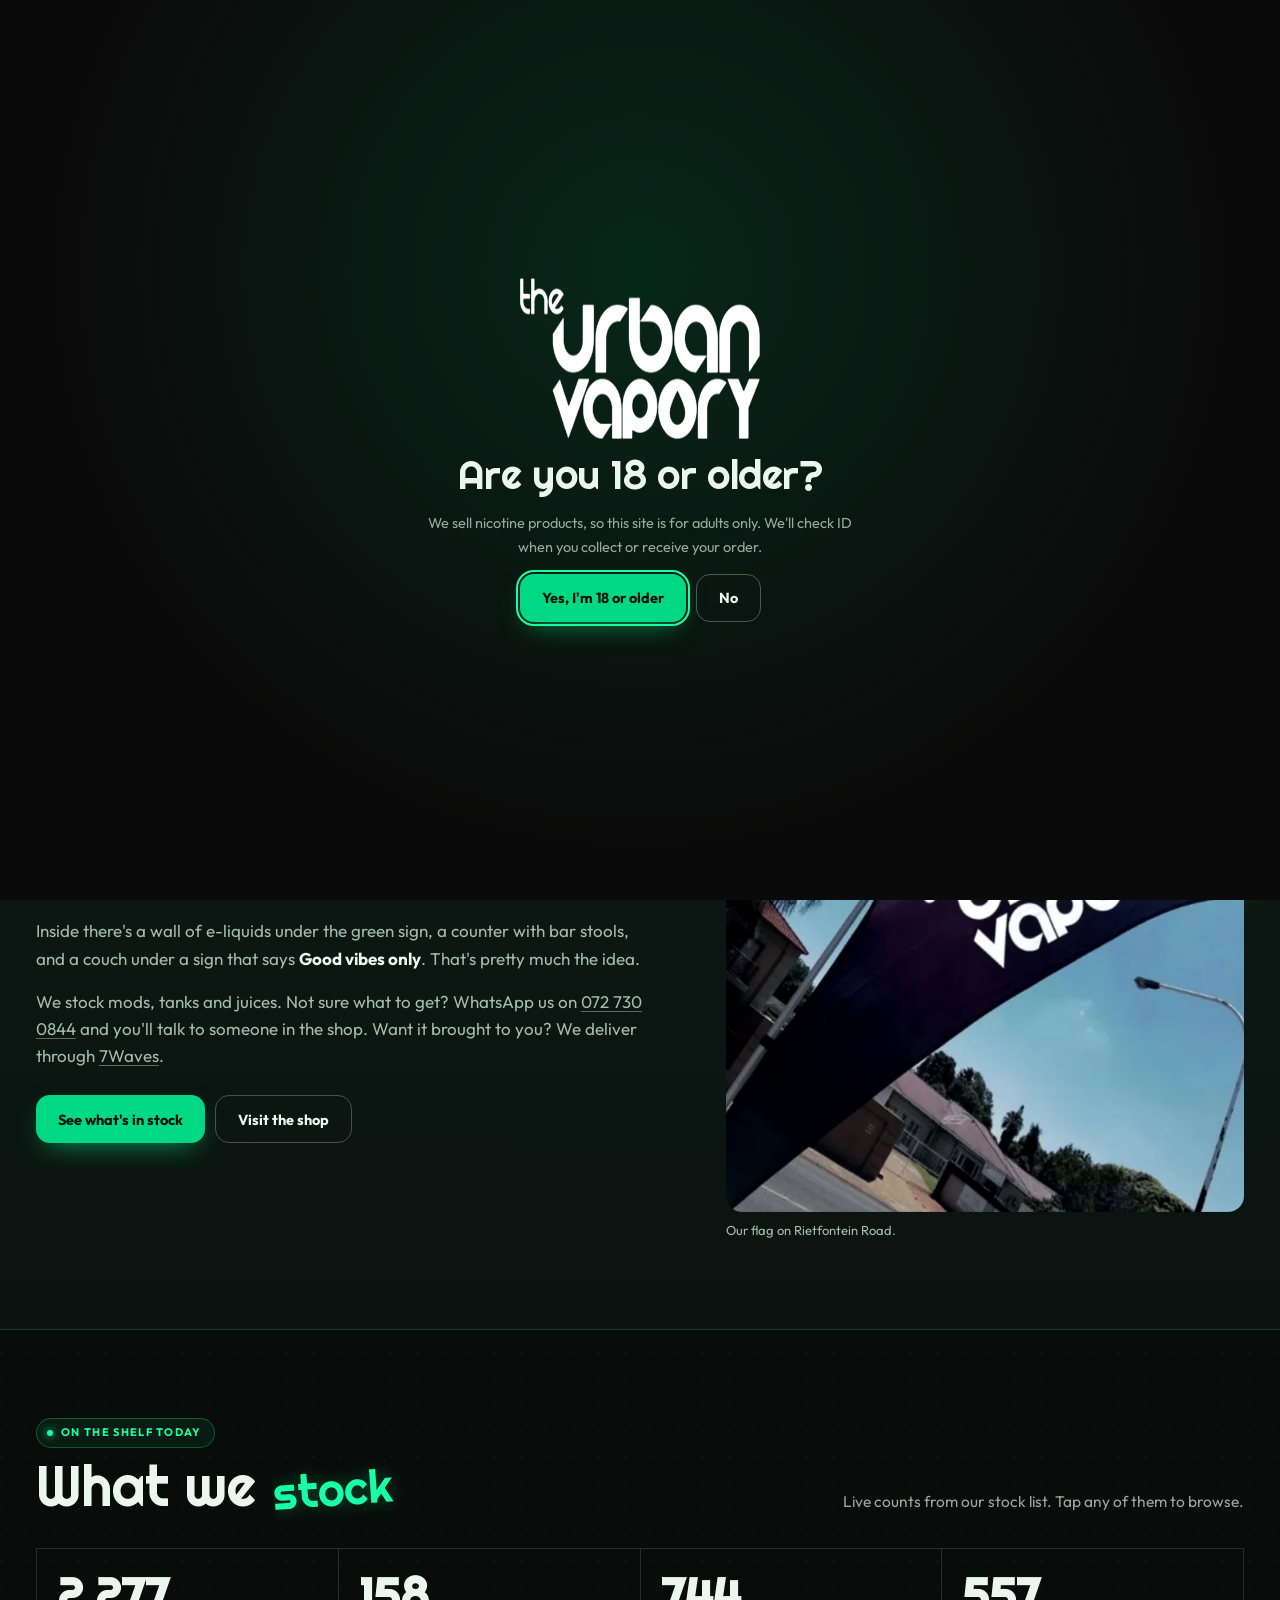
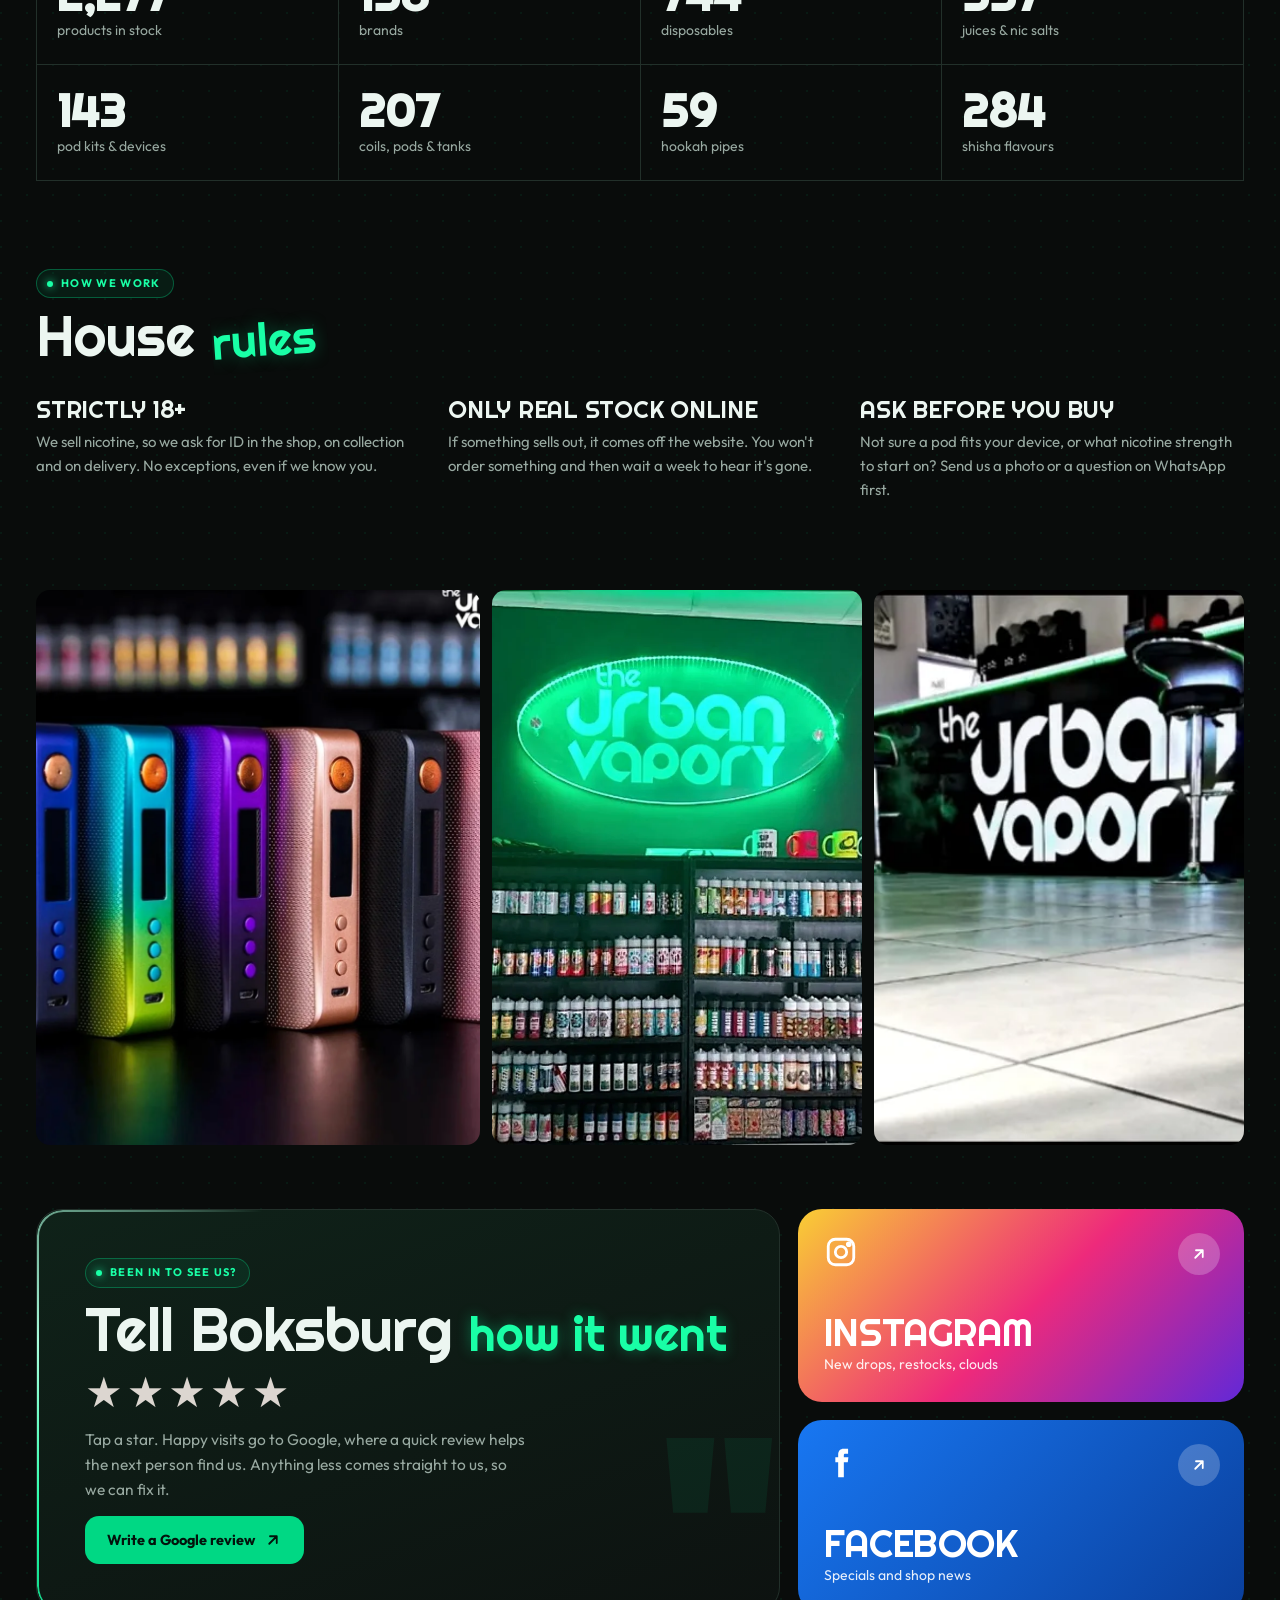
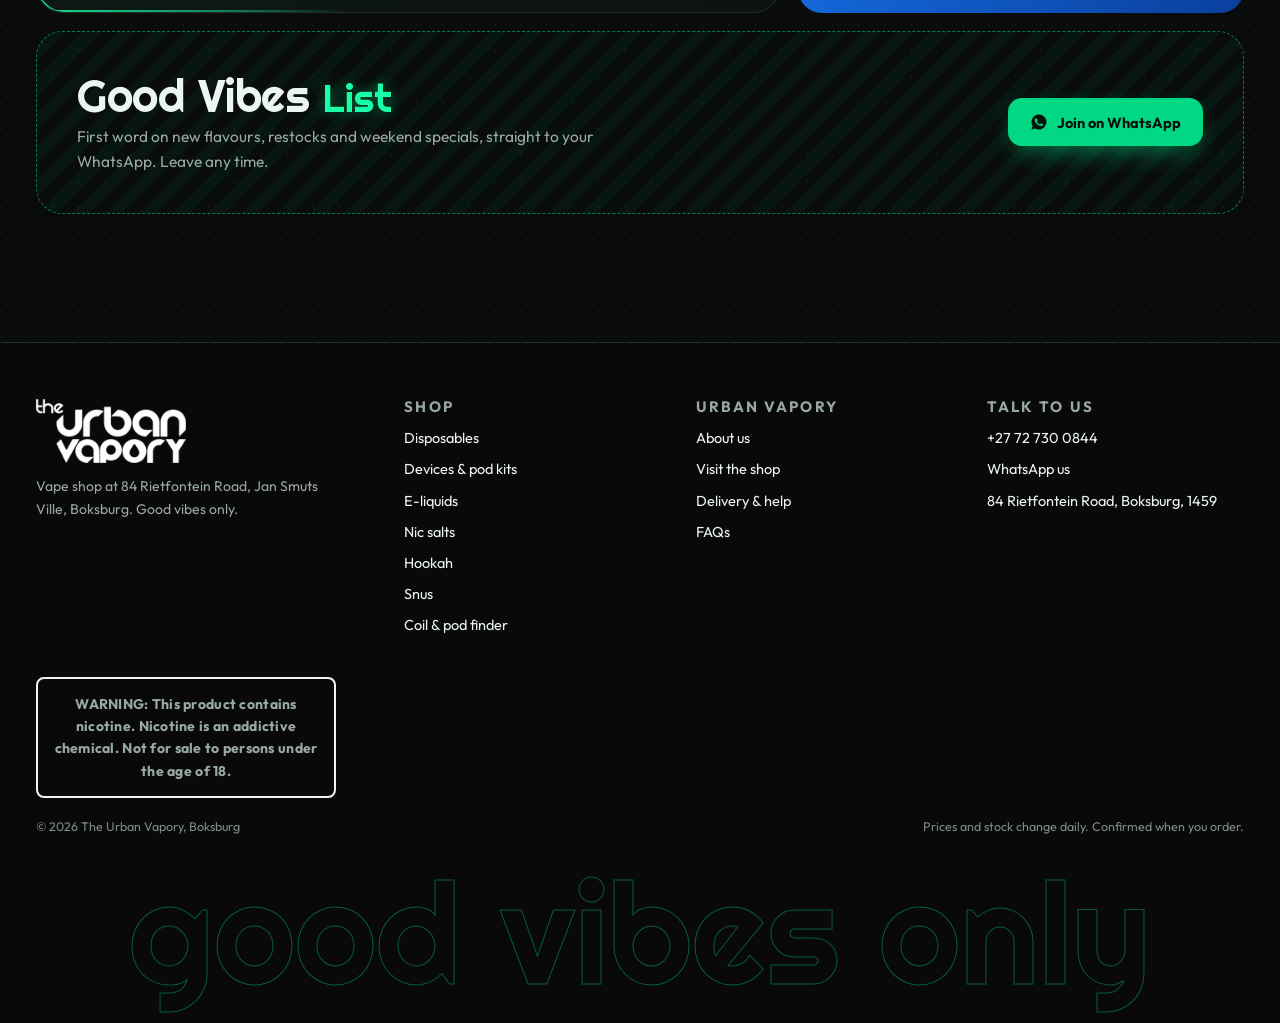
<file: about.html>
<!doctype html>
<html lang="en-ZA">
<head>
<meta charset="utf-8">
<meta name="viewport" content="width=device-width, initial-scale=1, viewport-fit=cover">
<title>About us · The Urban Vapory</title>
<meta name="description" content="The Urban Vapory is a vape shop at 84 Rietfontein Road, Jan Smuts Ville, Boksburg. Call or WhatsApp 072 730 0844.">
<meta name="robots" content="noindex, nofollow">
<meta name="theme-color" content="#090c0b">
<link rel="icon" href="assets/img/icon.png">
<link rel="preload" href="assets/fonts/outfit.woff2" as="font" type="font/woff2" crossorigin>
<link rel="preload" href="assets/fonts/righteous-400.woff2" as="font" type="font/woff2" crossorigin>
<link rel="stylesheet" href="assets/site.css">
<style>
.story{display:grid;grid-template-columns:1.1fr .9fr;gap:56px;align-items:center}
.story p{font-size:17px;color:var(--paper-mute);max-width:56ch}
.story p+p{margin-top:16px}
.story p b{color:var(--paper-ink)}
.story figure img{border-radius:16px;width:100%}
.story figcaption{font-size:13px;color:var(--paper-mute);margin-top:8px}
.stock{display:grid;grid-template-columns:repeat(4,1fr);border-top:1px solid var(--line);border-left:1px solid var(--line)}
.stock a{padding:22px 20px;border-right:1px solid var(--line);border-bottom:1px solid var(--line);transition:background .2s}
.stock a:hover{background:var(--panel)}
.stock b{display:block;font-family:var(--head);font-size:46px;line-height:1;font-variant-numeric:tabular-nums}
.stock span{color:var(--mute);font-size:14px}
.rules{display:grid;grid-template-columns:repeat(3,1fr);gap:28px}
.rules h3{font-size:24px;text-transform:uppercase;margin-bottom:8px}
.rules p{color:var(--mute);font-size:15px}
.gallery{display:grid;grid-template-columns:1.2fr 1fr 1fr;gap:12px}
.gallery img{border-radius:14px;width:100%;height:100%;object-fit:cover;aspect-ratio:4/5}
.cta{display:flex;gap:10px;flex-wrap:wrap;margin-top:26px}
@media (max-width:900px){.story{grid-template-columns:1fr}.stock{grid-template-columns:repeat(2,1fr)}.rules{grid-template-columns:1fr}.gallery{grid-template-columns:1fr 1fr}.gallery img:first-child{grid-column:1/-1;aspect-ratio:1}}
</style>
</head>
<body data-page="about">
<script src="assets/site.js"></script>
<main id="main">
  <div class="wrap">
    <nav class="crumbs" aria-label="Breadcrumb"><a href="index.html">Home</a><span>/</span><span>About us</span></nav>
    <header class="phead"><span class="tag">About Urban Vapory</span><h1 style="margin-top:12px">Behind the <span class="script">counter</span></h1>
      <p>The Urban Vapory is a vape shop on Rietfontein Road in Boksburg.</p></header>
  </div>

  <section class="sec paper" style="margin-top:48px">
    <div class="wrap story">
      <div>
        <span class="tag">Who we are</span>
        <h2 style="margin:12px 0 22px">Jan Smuts Ville, <span class="script">Boksburg</span></h2>
        <p>The Urban Vapory is at <b>84 Rietfontein Road in Jan Smuts Ville</b>, Boksburg. Look for our flag out front.</p>
        <p>Inside there's a wall of e-liquids under the green sign, a counter with bar stools, and a couch under a sign that says <b>Good vibes only</b>. That's pretty much the idea.</p>
        <p>We stock mods, tanks and juices. Not sure what to get? WhatsApp us on <a class="link" href="tel:+27727300844">072 730 0844</a> and you'll talk to someone in the shop. Want it brought to you? We deliver through <a class="link" href="https://waves-pink-kappa.vercel.app/shop" target="_blank" rel="noopener">7Waves</a>.</p>
        <div class="cta"><a class="btn btn-red" href="shop.html">See what's in stock</a><a class="btn btn-line" href="visit.html">Visit the shop</a></div>
      </div>
      <figure><img src="assets/img/shopfront.webp" alt="The Urban Vapory flag outside the shop on Rietfontein Road" width="600" height="583" loading="lazy"><figcaption>Our flag on Rietfontein Road.</figcaption></figure>
    </div>
  </section>

  <section class="sec">
    <div class="wrap">
      <div class="sec-head"><div><span class="tag">On the shelf today</span><h2>What we <span class="script">stock</span></h2></div><p>Live counts from our stock list. Tap any of them to browse.</p></div>
      <div class="stock" id="stock"></div>
    </div>
  </section>

  <section class="sec" style="padding-top:0">
    <div class="wrap">
      <div class="sec-head"><div><span class="tag">How we work</span><h2>House <span class="script">rules</span></h2></div></div>
      <div class="rules">
        <div class="rv"><h3>Strictly 18+</h3><p>We sell nicotine, so we ask for ID in the shop, on collection and on delivery. No exceptions, even if we know you.</p></div>
        <div class="rv"><h3>Only real stock online</h3><p>If something sells out, it comes off the website. You won't order something and then wait a week to hear it's gone.</p></div>
        <div class="rv"><h3>Ask before you buy</h3><p>Not sure a pod fits your device, or what nicotine strength to start on? Send us a photo or a question on WhatsApp first.</p></div>
      </div>
    </div>
  </section>

  <section class="sec" style="padding-top:0">
    <div class="wrap">
      <div class="gallery" style="margin-bottom:64px">
        <img src="assets/img/disposables.webp" alt="A row of colourful vape mods" width="600" height="795" loading="lazy">
        <img src="assets/img/eliquids.webp" alt="The e-liquid wall under the green Urban Vapory sign" width="600" height="685" loading="lazy">
        <img src="assets/img/interior.webp" alt="The counter and bar stools inside The Urban Vapory" width="600" height="337" loading="lazy">
      </div>
      <div data-community></div>
    </div>
  </section>
</main>
<script>
loadProducts().then((all) => {
  const fmt = (n) => n.toLocaleString("en-ZA").replace(/ /g, " ");
  const n = (fn) => fmt(all.filter(fn).length);
  const brands = new Set(all.map((p) => p.b).filter(Boolean)).size;
  $("#stock").innerHTML = [
    [n(() => true), "products in stock", "shop.html"],
    [brands, "brands", "shop.html"],
    [n((p) => p.s === "Disposables"), "disposables", "shop.html?s=Disposables"],
    [n((p) => p.s === "Nic Salts" || p.s === "E Liquids"), "juices & nic salts", "shop.html?c=vape"],
    [n((p) => p.s === "Devices"), "pod kits & devices", "shop.html?s=Devices"],
    [n((p) => p.s === "Coils, Pods & Tanks"), "coils, pods & tanks", "shop.html?s=Coils%2C+Pods+%26+Tanks"],
    [n((p) => p.s === "Hookah Pipes"), "hookah pipes", "shop.html?s=Hookah+Pipes"],
    [n((p) => p.s === "Hookah Flavour"), "shisha flavours", "shop.html?s=Hookah+Flavour"]
  ].map(([v, l, h]) => `<a href="${h}"><b>${v}</b><span>${l}</span></a>`).join("");
});
</script>
</body>
</html>
</file>
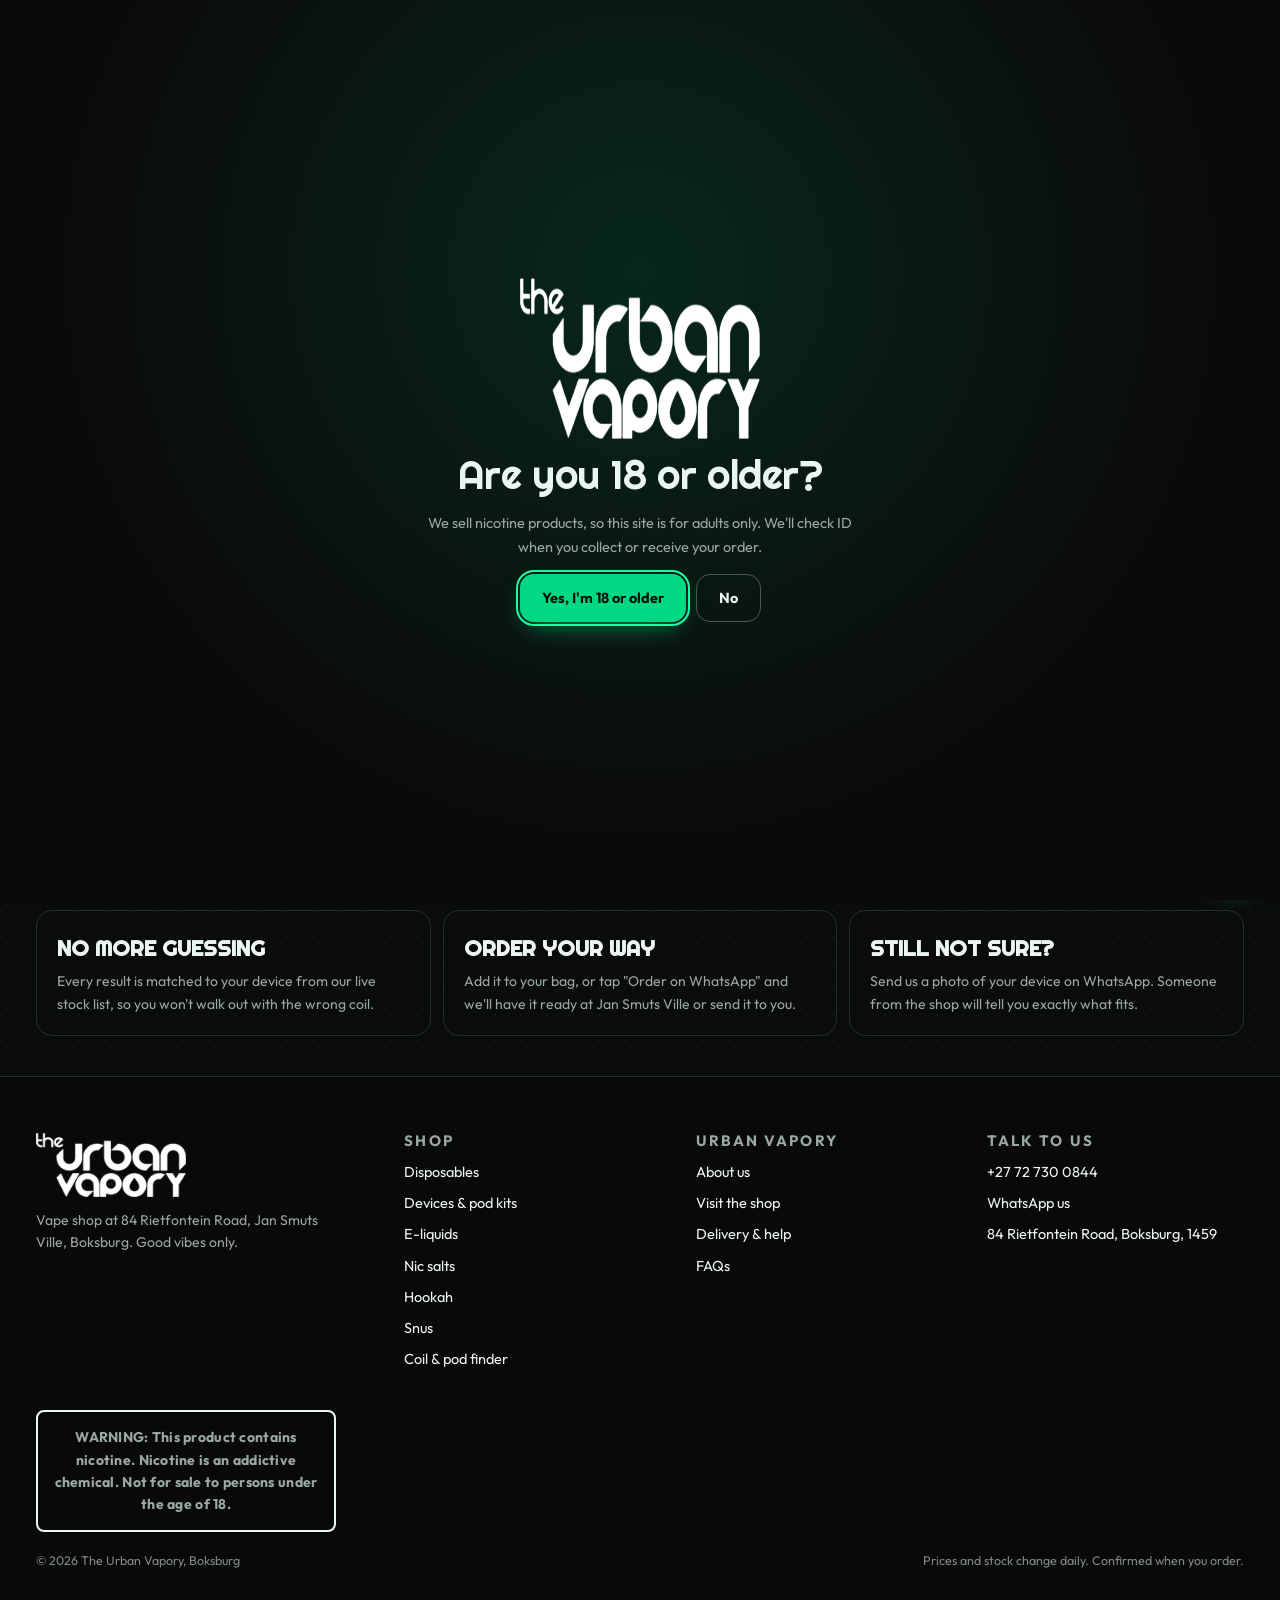
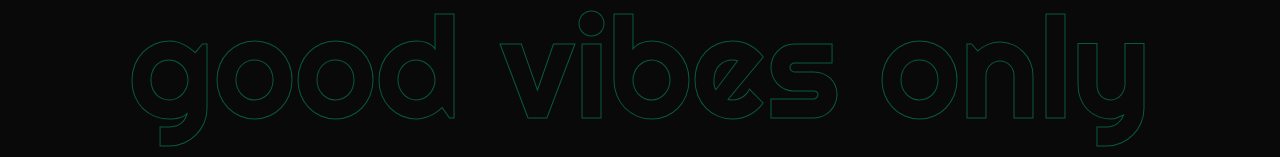
<file: fit.html>
<!doctype html>
<html lang="en-ZA">
<head>
<meta charset="utf-8">
<meta name="viewport" content="width=device-width, initial-scale=1, viewport-fit=cover">
<title>Coil & Pod Finder · The Urban Vapory</title>
<meta name="description" content="Pick your device and see the coils, pods and juices that fit it, in stock at The Urban Vapory, Boksburg. Order on WhatsApp or add to your bag.">
<meta name="robots" content="noindex, nofollow">
<meta name="theme-color" content="#090c0b">
<link rel="icon" href="assets/img/icon.png">
<link rel="preload" href="assets/fonts/outfit.woff2" as="font" type="font/woff2" crossorigin>
<link rel="preload" href="assets/fonts/righteous-400.woff2" as="font" type="font/woff2" crossorigin>
<link rel="stylesheet" href="assets/site.css">
<style>
.fhero{position:relative;z-index:5;border-bottom:1px solid var(--line);background:radial-gradient(ellipse 60% 70% at 85% 30%,rgba(0,216,132,.2),transparent 70%),var(--bg)}
.fhero .wrap{position:relative;z-index:1;padding-block:30px 46px;display:grid;grid-template-columns:1.2fr .8fr;gap:40px;align-items:end}
.fhero h1{font-size:clamp(46px,7.4vw,96px);line-height:.9;margin-top:12px}
.fhero p{color:var(--mute);max-width:560px;margin-top:16px;font-size:16.5px}
.facts{display:flex;gap:10px 28px;flex-wrap:wrap;margin-top:24px}
.facts div{border-left:2px solid var(--red);padding-left:12px;font-size:12.5px;color:var(--mute);text-transform:uppercase;letter-spacing:.06em}
.facts b{display:block;font-family:var(--head);font-size:34px;line-height:1;color:var(--ink);letter-spacing:0}
.find{position:relative;display:grid;gap:10px}
.find label{font-size:12px;font-weight:700;letter-spacing:.14em;text-transform:uppercase;color:var(--dim)}
.fsearch{display:flex;align-items:center;gap:10px;height:58px;padding:0 18px;border-radius:16px;background:var(--panel2);border:1.5px solid var(--line);transition:border-color .2s,box-shadow .2s}
.fsearch:focus-within{border-color:var(--red);box-shadow:0 0 0 5px rgba(0,216,132,.15)}
.fsearch svg{width:20px;color:var(--dim);flex:none}
.fsearch input{flex:1;background:none;border:0;outline:0;font-size:16px;min-width:0}
.sugg{position:absolute;left:0;right:0;top:calc(100% + 6px);z-index:30;background:#151212;border:1px solid var(--line);border-radius:14px;overflow:hidden;box-shadow:0 24px 50px rgba(0,0,0,.6)}
.sugg button,.sugg .sbtn{display:flex;justify-content:space-between;gap:12px;width:100%;padding:12px 16px;text-align:left;font-size:14.5px;border-bottom:1px solid var(--line)}
.sugg button:last-child{border:0}
.sugg button:hover,.sugg button.on{background:rgba(0,216,132,.12)}
.sugg small{color:var(--dim);white-space:nowrap}
.mine{display:inline-flex;align-items:center;gap:8px;font-size:13.5px;color:var(--mute)}
.mine button{color:var(--ink);font-weight:600;text-decoration:underline;text-underline-offset:3px}

.stepl{display:flex;align-items:center;gap:12px;margin:34px 0 14px}
.stepl b{width:30px;height:30px;border-radius:50%;background:var(--red);color:#fff;display:grid;place-items:center;font-family:var(--head);font-size:18px;flex:none}
.stepl h2{font-size:28px}
.brands{display:grid;grid-template-columns:repeat(auto-fill,minmax(150px,1fr));gap:10px}
.brandb{padding:16px;border-radius:16px;background:var(--panel);border:1.5px solid var(--line);text-align:left;transition:all .25s var(--ease)}
.brandb:hover{border-color:#5a4f4f;transform:translateY(-2px)}
.brandb[aria-pressed="true"]{border-color:var(--red);background:linear-gradient(160deg,rgba(0,216,132,.18),var(--panel))}
.brandb b{display:block;font-family:var(--head);font-size:24px;text-transform:uppercase;line-height:1}
.brandb span{font-size:12.5px;color:var(--mute)}
.models{display:flex;flex-wrap:wrap;gap:8px}
.model{padding:11px 16px;border-radius:999px;border:1.5px solid var(--line);font-size:14px;font-weight:600;color:var(--mute);transition:all .2s;background:rgba(255,255,255,.02)}
.model:hover{color:var(--ink);border-color:#fff}
.model[aria-pressed="true"]{background:#fff;color:#111;border-color:#fff}
.model small{opacity:.6;font-weight:500;margin-left:4px}

.res{margin-top:34px;border-radius:26px;border:1px solid var(--line);background:linear-gradient(180deg,#151212,var(--bg));padding:clamp(18px,3.5vw,36px);animation:qin .5s var(--ease)}
@keyframes qin{from{opacity:0;transform:translateY(18px)}}
.rhead{display:grid;grid-template-columns:auto 1fr auto;gap:20px;align-items:center;padding-bottom:22px;border-bottom:1px solid var(--line)}
.rhead .pic{width:96px;height:96px;border-radius:18px;background:#fff;overflow:hidden;display:grid;place-items:center}
.rhead .pic img{width:100%;height:100%;object-fit:contain;padding:8px}
.rhead .pic .noimg img{width:70%}
.rhead .tag{display:block;margin-bottom:6px}
.rhead h2{font-size:clamp(28px,3.6vw,42px);text-transform:none;line-height:1}
.rhead p{color:var(--mute);margin-top:6px;font-size:14.5px}
.rhead p b{color:var(--ok)}
.grp{margin-top:26px}
.grp h3{font-size:22px;text-transform:uppercase;display:flex;align-items:baseline;gap:10px;margin-bottom:12px}
.grp h3 small{font-family:var(--body);font-size:13px;color:var(--dim);font-weight:600;text-transform:none}
.fitgrid{display:grid;grid-template-columns:repeat(auto-fill,minmax(200px,1fr));gap:14px}
.fitc{display:flex;flex-direction:column}
.fitc .card{border-bottom-left-radius:0;border-bottom-right-radius:0;flex:1}
.ordwa{display:flex;align-items:center;justify-content:center;gap:8px;height:42px;border-radius:0 0 var(--r) var(--r);background:#1d3b2a;color:#7ee3a8;font-weight:700;font-size:13.5px;border:1px solid #24563a;border-top:0;transition:background .2s,color .2s}
.ordwa:hover{background:#25d366;color:#05301a}
.ordwa svg{width:16px;height:16px}
.ohm{margin-top:24px;display:grid;grid-template-columns:repeat(3,1fr);gap:10px}
.ohm div{padding:14px 16px;border-radius:14px;background:var(--panel);border:1px solid var(--line);font-size:13.5px;color:var(--mute)}
.ohm b{display:block;color:var(--ink);font-size:14.5px;margin-bottom:2px}
.jtabs{display:flex;gap:6px;flex-wrap:wrap;margin-bottom:12px}
.jtabs button{padding:8px 14px;border-radius:999px;border:1px solid var(--line);font-size:13px;font-weight:600;color:var(--mute)}
.jtabs button[aria-pressed="true"]{background:var(--red);border-color:var(--red);color:#fff}
.help{margin-top:28px;display:flex;justify-content:space-between;align-items:center;gap:16px 24px;flex-wrap:wrap;padding:20px 22px;border-radius:18px;border:1.5px dashed rgba(37,211,102,.45);background:rgba(37,211,102,.05)}
.help b{font-size:16px}
.help p{color:var(--mute);font-size:14px;margin-top:2px}
.empty{padding:40px 10px}
.how{display:grid;grid-template-columns:repeat(3,1fr);gap:12px;margin-top:40px}
.how div{padding:20px;border-radius:16px;border:1px solid var(--line)}
.how b{display:block;font-family:var(--head);font-size:22px;text-transform:uppercase;margin-bottom:4px}
.how p{color:var(--mute);font-size:14px}
@media (max-width:900px){.fhero .wrap{grid-template-columns:1fr;gap:24px}.ohm,.how{grid-template-columns:1fr}.rhead{grid-template-columns:auto 1fr}.rhead>.btn{grid-column:1/-1}}
@media (max-width:560px){.rhead .pic{width:72px;height:72px}.fitgrid{grid-template-columns:repeat(2,minmax(0,1fr));gap:10px}.ordwa{font-size:12px;gap:5px}}
</style>
</head>
<body data-page="fit">
<script src="assets/site.js"></script>
<script src="assets/fits.js"></script>
<main id="main">
  <section class="fhero">
    <div class="wrap">
      <div>
        <nav class="crumbs" aria-label="Breadcrumb" style="padding-top:0"><a href="index.html">Home</a><span>/</span><span>Coil &amp; Pod Finder</span></nav>
        <span class="tag" style="display:block;margin-top:16px">Coil &amp; Pod Finder</span>
        <h1>What fits my <span class="script">device?</span></h1>
        <p>Pick your device and see every coil, pod and tank that fits it, all in stock right now, plus juice that suits it. Add to your bag or order straight on WhatsApp.</p>
        <div class="facts"><div><b id="n-dev">65</b>devices covered</div><div><b id="n-fit">190</b>coils &amp; pods matched</div><div><b>24/7</b>no waiting for the counter</div></div>
      </div>
      <div class="find">
        <label for="fq">Find your device</label>
        <div class="fsearch"><span id="fq-ic"></span><input id="fq" type="search" autocomplete="off" placeholder="e.g. XROS 4, Nord 5, Caliburn G2" aria-controls="sugg" aria-autocomplete="list"></div>
        <div class="sugg" id="sugg" role="listbox" hidden></div>
        <span class="mine" id="mine" hidden></span>
      </div>
    </div>
  </section>

  <div class="wrap">
    <div class="stepl"><b>1</b><h2>Pick the brand</h2></div>
    <div class="brands" id="brands"></div>
    <div id="step2" hidden>
      <div class="stepl"><b>2</b><h2>Pick your device</h2></div>
      <div class="models" id="models"></div>
    </div>
    <div id="result"></div>
    <div class="how" id="how">
      <div><b>No more guessing</b><p>Every result is matched to your device from our live stock list, so you won't walk out with the wrong coil.</p></div>
      <div><b>Order your way</b><p>Add it to your bag, or tap "Order on WhatsApp" and we'll have it ready at Jan Smuts Ville or send it to you.</p></div>
      <div><b>Still not sure?</b><p>Send us a photo of your device on WhatsApp. Someone from the shop will tell you exactly what fits.</p></div>
    </div>
  </div>
</main>
<script>
$("#fq-ic").outerHTML = I.search;
const fmt = (n) => n.toLocaleString("en-ZA").replace(/ /g, " ");
const BRANDS = [...new Set(FITS.map((f) => f.brand))];
let ALL = [], brand = "", fam = null, jtab = "", jflav = "";

const typeOf = (p) => /tank|glass|\brta\b|\brda\b|drip/i.test(p.n) ? "Tanks & glass" : /pod|cartridge|cartdridge/i.test(p.n) ? "Pods & cartridges" : "Coils";
const devicePic = (f) => f.devRe && ALL.find((p) => p.s === "Devices" && p.t && f.devRe.test(p.n) && !(f.notRe && f.notRe.test(p.n)));
const ohms = (n) => parseFloat((n.match(/(\d+(?:\.\d+)?)\s*ohm/i) || [])[1]) || 9;

function fitCard(p, i) {
  const msg = `Hi Urban Vapory, I'd like to order: ${p.n} (${p.p ? R(p.p) : "price?"})${fam ? ` for my ${fam.name.replace(/\s*\(.*\)/, "")}` : ""}. Is it in stock?`;
  return `<div class="fitc">${cardHtml(p, i)}<a class="ordwa" href="${wa(msg)}" target="_blank" rel="noopener">${I.wa} Order on WhatsApp</a></div>`;
}

function drawBrands() {
  $("#brands").innerHTML = BRANDS.map((b) => {
    const n = FITS.filter((f) => f.brand === b).length;
    return `<button class="brandb" data-brand="${esc(b)}" aria-pressed="${b === brand}"><b>${esc(b)}</b><span>${n} device${n > 1 ? "s" : ""}</span></button>`;
  }).join("");
}
function drawModels() {
  $("#step2").hidden = !brand;
  $("#models").innerHTML = FITS.filter((f) => f.brand === brand).map((f) =>
    `<button class="model" data-fam="${f.id}" aria-pressed="${fam === f}">${esc(f.name)}<small>${fitsFor(f, ALL).length}</small></button>`).join("");
}
function drawResult(scroll) {
  const box = $("#result");
  $("#how").hidden = !!fam;
  if (!fam) { box.innerHTML = ""; return; }
  const items = fitsFor(fam, ALL).sort((a, b) => (!!b.t - !!a.t) || ohms(a.n) - ohms(b.n));
  const groups = ["Pods & cartridges", "Coils", "Tanks & glass"].map((g) => [g, items.filter((p) => typeOf(p) === g)]).filter(([, l]) => l.length);
  const pic = devicePic(fam);
  if (!jtab) jtab = fam.juice === "free" ? "E Liquids" : "Nic Salts";
  const short = fam.name.replace(/\s*\(.*\)/, "");
  box.innerHTML = `<section class="res" id="res" aria-live="polite">
    <div class="rhead">
      <div class="pic">${pic ? `<img src="${esc(pic.t)}" alt="${esc(pic.n)}">` : `<div class="noimg"><img src="assets/img/logo-sm.webp" alt=""></div>`}</div>
      <div><span class="tag">${esc(fam.brand)} · your device</span><h2>${esc(fam.name)}</h2><p><b>${items.length} part${items.length > 1 ? "s" : ""} in stock</b> that fit${pic ? ` · <a class="link" href="product.html?id=${pic.id}">see the device</a>` : ""}</p></div>
      <button class="btn btn-line btn-sm" id="share-fit">Share this list</button>
    </div>
    ${groups.map(([g, l]) => `<div class="grp"><h3>${g}<small>${l.length} in stock</small></h3><div class="fitgrid">${l.map(fitCard).join("")}</div></div>`).join("")}
    ${fam.id === "rebuild" ? "" : `<div class="ohm">
      <div><b>Lower ohms (0.15–0.4Ω)</b>Bigger clouds and more flavour. Use with e-liquid at 3mg.</div>
      <div><b>Middle (0.6–0.8Ω)</b>The all-rounder. Works with most nic salts and juices.</div>
      <div><b>Higher (1.0–1.4Ω)</b>Tighter, cigarette-style draw. Best with nic salts.</div></div>`}
    <div class="grp" id="juice"><h3>Juice for your ${esc(short)}</h3>
      <div class="jtabs" id="jtabs">${fam.juice === "both" ? `<button data-jt="Nic Salts" aria-pressed="${jtab === "Nic Salts"}">Nic salts</button><button data-jt="E Liquids" aria-pressed="${jtab === "E Liquids"}">E-liquids</button><span style="width:10px"></span>` : ""}
        <button data-jf="" aria-pressed="${!jflav}">All flavours</button>${Object.entries(FLAVOURS).map(([k, v]) => `<button data-jf="${k}" aria-pressed="${jflav === k}">${v.label}</button>`).join("")}</div>
      <div class="rail" id="jrail"></div></div>
    <div class="help"><div><b>Not sure, or can't see your device?</b><p>Send us a photo of it on WhatsApp and we'll tell you exactly what fits.</p></div>
      <a class="btn btn-wa" target="_blank" rel="noopener" href="${wa(`Hi Urban Vapory, I have a ${short}. Can you help me find the right coils or pods? (I'll send a photo)`)}">${I.wa} Ask the shop</a></div>
  </section>`;
  drawJuice();
  $("#share-fit").onclick = async () => {
    const url = location.href;
    try { if (navigator.share) await navigator.share({ title: `Coils & pods for ${short}`, url }); else { await navigator.clipboard.writeText(url); toast("Link copied. Send it to a friend with the same device."); } } catch {}
  };
  if (scroll) $("#res").scrollIntoView({ behavior: "smooth", block: "start" });
}
function drawJuice() {
  const re = jflav ? FLAVOURS[jflav].re : null;
  const list = ALL.filter((p) => p.s === jtab && p.t && p.p && (!re || re.test(p.n))).sort((a, b) => b.new - a.new);
  const seen = new Set(), mix = list.filter((p) => !seen.has(p.b) && seen.add(p.b)).concat(list).filter((p, i, a) => a.indexOf(p) === i).slice(0, 12);
  $("#jrail").innerHTML = mix.map(cardHtml).join("") || `<p class="muted">Nothing in that flavour right now.</p>`;
  $$("#jtabs [data-jt]").forEach((b) => b.setAttribute("aria-pressed", b.dataset.jt === jtab));
  $$("#jtabs [data-jf]").forEach((b) => b.setAttribute("aria-pressed", b.dataset.jf === jflav));
}
function choose(f, scroll = true) {
  fam = f; brand = f ? f.brand : brand; jtab = ""; jflav = "";
  if (f) { store.set("cv_device", f.id); history.replaceState(null, "", "fit.html?d=" + f.id); document.title = `Coils & pods for ${f.name.replace(/\s*\(.*\)/, "")} · The Urban Vapory`; }
  drawBrands(); drawModels(); drawResult(scroll); drawMine();
}
function drawMine() {
  const id = store.get("cv_device", ""), f = FITS.find((x) => x.id === id);
  $("#mine").hidden = !f || f === fam;
  if (f && f !== fam) { $("#mine").innerHTML = `Your device: <button id="mine-go">${esc(f.name.replace(/\s*\(.*\)/, ""))}</button>`; $("#mine-go").onclick = () => choose(f); }
}

// search with suggestions
let sIdx = -1;
function suggest() {
  const q = $("#fq").value.trim().toLowerCase(), box = $("#sugg");
  if (!q) { box.hidden = true; return; }
  const words = q.split(/\s+/);
  const hits = FITS.filter((f) => words.every((w) => (f.brand + " " + f.name).toLowerCase().includes(w))).slice(0, 7);
  sIdx = -1;
  box.innerHTML = hits.length ? hits.map((f, i) => `<button role="option" data-fam="${f.id}">${esc(f.name)}<small>${esc(f.brand)} · ${((n) => n + (n === 1 ? " part" : " parts"))(fitsFor(f, ALL).length)}</small></button>`).join("")
    : `<a class="sbtn" href="${wa("Hi Urban Vapory, what coils or pods fit my " + q + "?")}" target="_blank" rel="noopener">Not listed. Ask us about "${esc(q)}" on WhatsApp</a>`;
  box.hidden = false;
}
$("#fq").addEventListener("input", suggest);
$("#fq").addEventListener("keydown", (e) => {
  const opts = $$("#sugg button"); if (!opts.length || $("#sugg").hidden) return;
  if (e.key === "ArrowDown" || e.key === "ArrowUp") { e.preventDefault(); sIdx = (sIdx + (e.key === "ArrowDown" ? 1 : -1) + opts.length) % opts.length; opts.forEach((o, i) => o.classList.toggle("on", i === sIdx)); }
  if (e.key === "Enter") { e.preventDefault(); (opts[sIdx] || opts[0]).click(); }
});
document.addEventListener("click", (e) => {
  const t = e.target.closest("[data-brand],[data-fam],[data-jt],[data-jf]");
  if (!e.target.closest(".find")) $("#sugg").hidden = true;
  if (!t) return;
  if (t.dataset.brand !== undefined) { brand = t.dataset.brand; fam = null; drawBrands(); drawModels(); drawResult(); $("#step2").scrollIntoView({ behavior: "smooth", block: "center" }); }
  else if (t.dataset.fam) { $("#sugg").hidden = true; $("#fq").value = ""; choose(FITS.find((f) => f.id === t.dataset.fam)); }
  else if (t.dataset.jt) { jtab = t.dataset.jt; drawJuice(); }
  else if (t.dataset.jf !== undefined) { jflav = t.dataset.jf; drawJuice(); }
});

loadProducts().then((all) => {
  ALL = all;
  // plain numbers here: animating them re-lays out the whole results page every frame
  $("#n-dev").textContent = FITS.length;
  $("#n-fit").textContent = all.filter((p) => familiesForCoil(p).length).length;
  const start = FITS.find((f) => f.id === new URLSearchParams(location.search).get("d"));
  start ? choose(start, false) : (drawBrands(), drawMine());
});
</script>
</body>
</html>
</file>
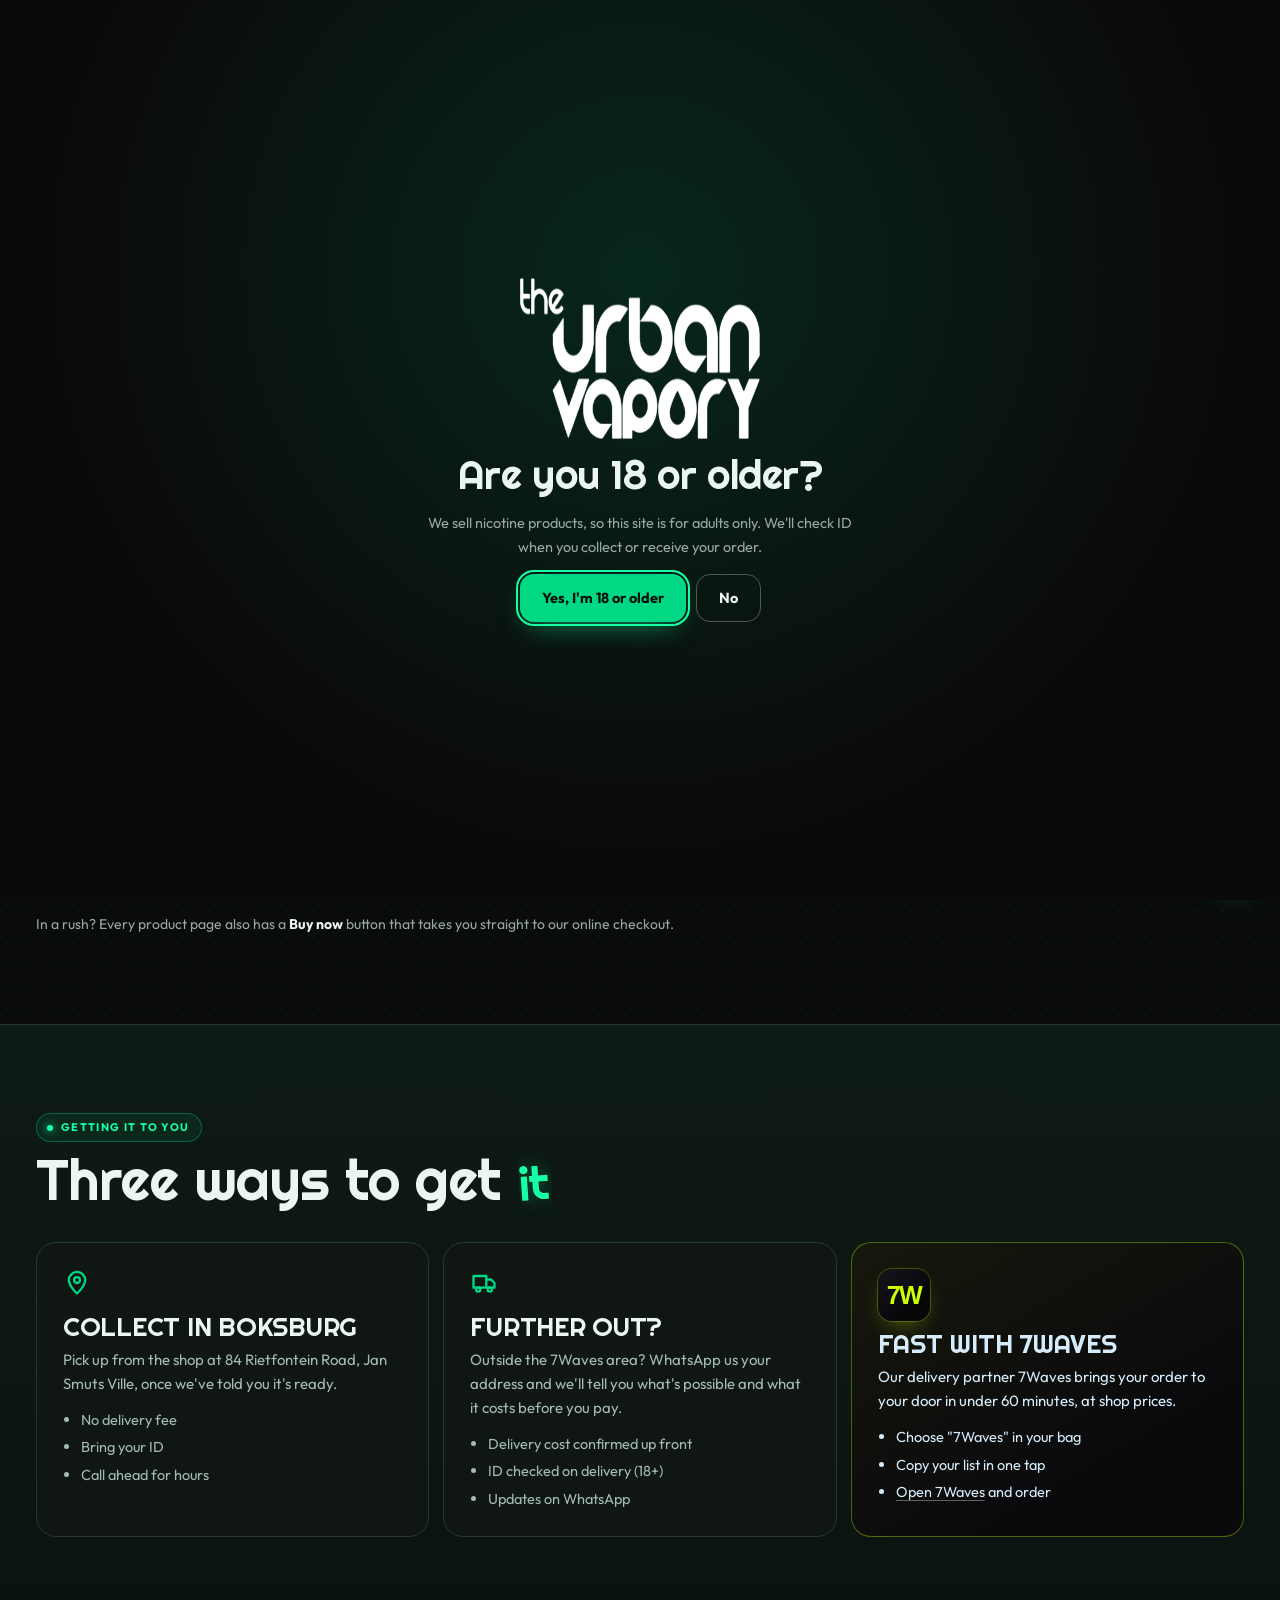
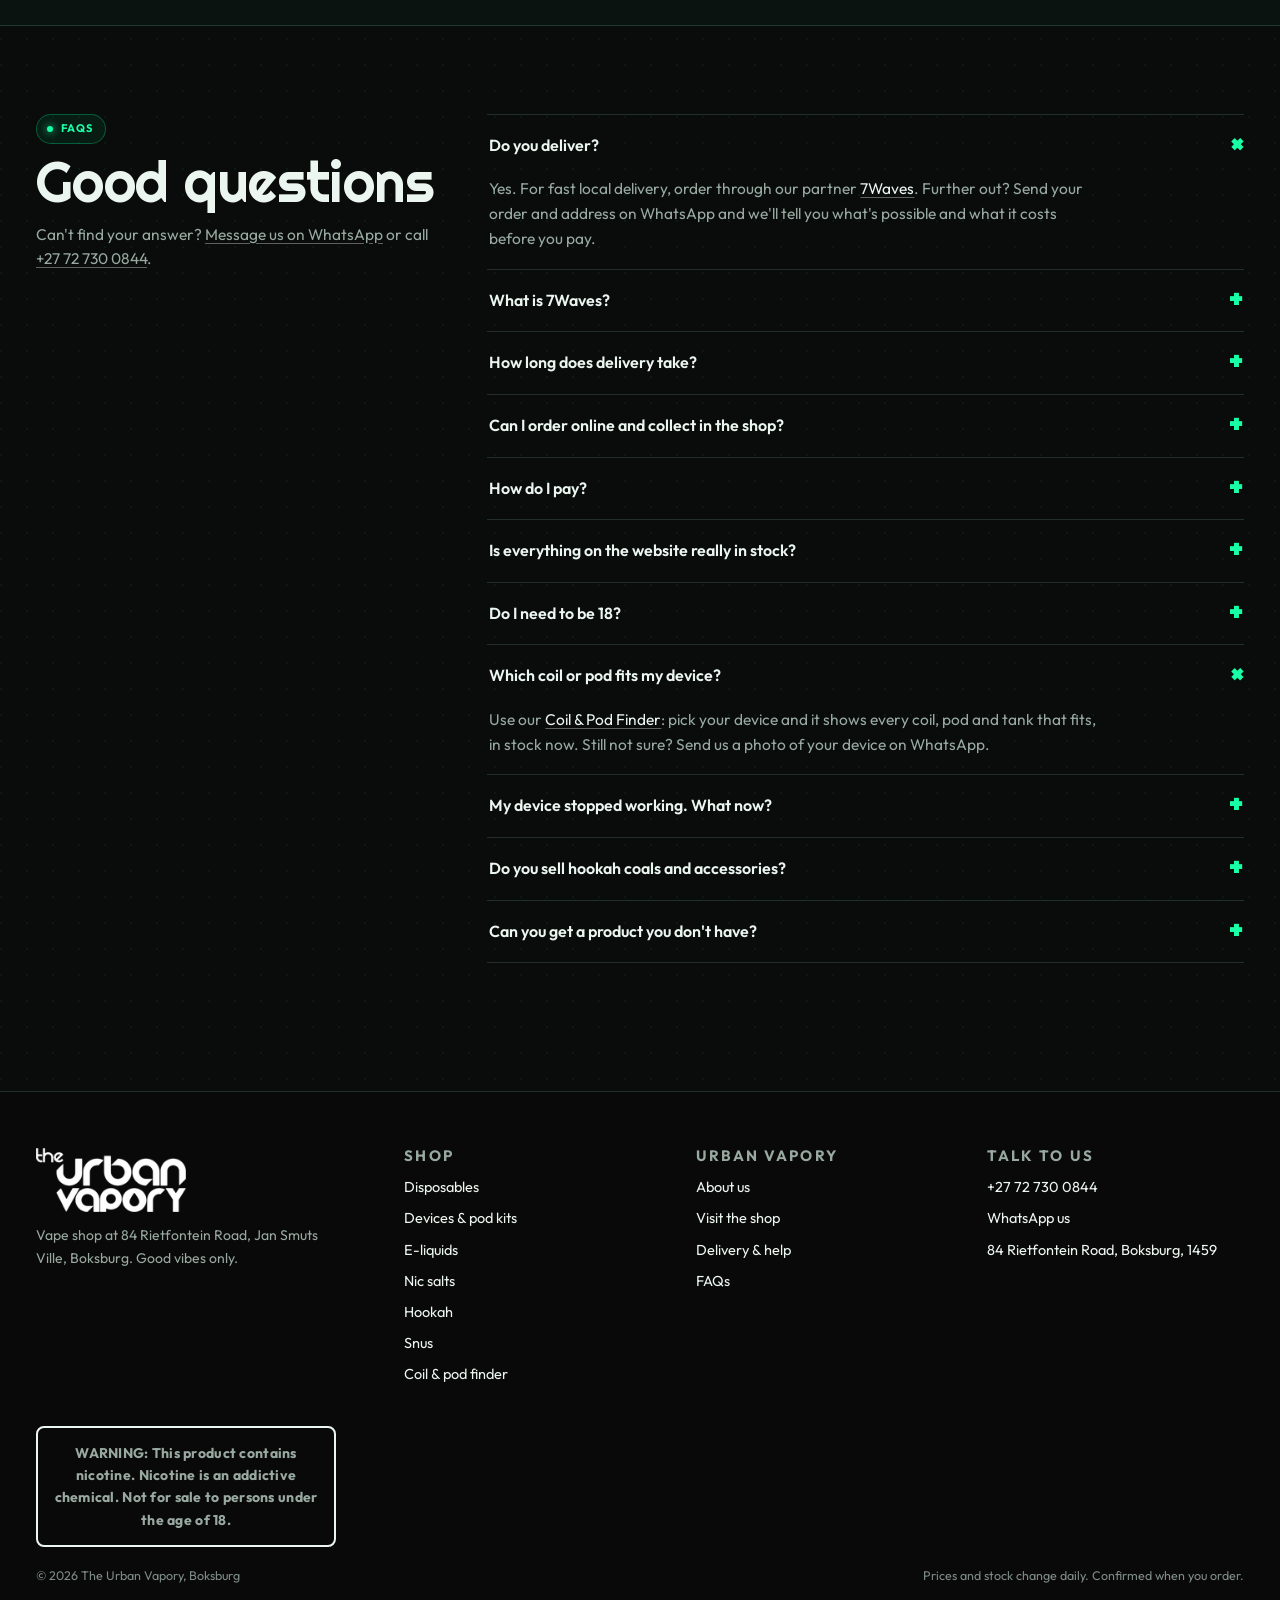
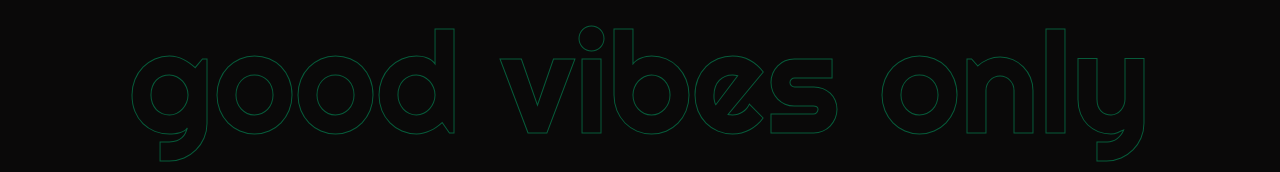
<file: help.html>
<!doctype html>
<html lang="en-ZA">
<head>
<meta charset="utf-8">
<meta name="viewport" content="width=device-width, initial-scale=1, viewport-fit=cover">
<title>Delivery & help · The Urban Vapory</title>
<meta name="description" content="How ordering, collection and payment work at The Urban Vapory in Boksburg, plus answers to common questions.">
<meta name="robots" content="noindex, nofollow">
<meta name="theme-color" content="#090c0b">
<link rel="icon" href="assets/img/icon.png">
<link rel="preload" href="assets/fonts/outfit.woff2" as="font" type="font/woff2" crossorigin>
<link rel="preload" href="assets/fonts/righteous-400.woff2" as="font" type="font/woff2" crossorigin>
<link rel="stylesheet" href="assets/site.css">
<style>
.steps{display:grid;grid-template-columns:repeat(3,1fr);gap:14px;counter-reset:st}
.step{counter-increment:st;padding:24px;border-radius:var(--r);background:var(--panel);border:1px solid var(--line)}
.step::before{content:counter(st);display:grid;place-items:center;width:38px;height:38px;border-radius:50%;background:var(--red);color:#fff;font-family:var(--head);font-size:22px;margin-bottom:14px}
.step h3{font-size:23px;text-transform:uppercase;margin-bottom:6px}
.step p{color:var(--mute);font-size:14.5px}
.ways{display:grid;grid-template-columns:repeat(3,1fr);gap:14px}
.ways:has(> :nth-child(2):last-child){grid-template-columns:repeat(2,1fr)}
.way.wv{background:linear-gradient(150deg,#0c2a4a,#0b1726);border-color:#1d4a7a}
.way.wv h3,.way.wv p,.way.wv ul{color:#d6ecfb}
.way.wv svg{color:#7dd3fc}
.way{padding:26px;border-radius:var(--r);border:1px solid var(--paper-line);background:#fff}
.way h3{font-size:26px;text-transform:uppercase;margin:10px 0 8px;color:var(--paper-ink)}
.way p{color:var(--paper-mute);font-size:15px}
.way svg{width:28px;height:28px;color:var(--red)}
.way ul{margin:12px 0 0 18px;color:var(--paper-mute);font-size:14.5px;display:grid;gap:4px}
.faq{display:grid;grid-template-columns:.7fr 1.3fr;gap:44px;align-items:start}
.qa{border-top:1px solid var(--line)}
.qa details{border-bottom:1px solid var(--line)}
.qa summary{list-style:none;cursor:pointer;display:flex;justify-content:space-between;gap:16px;padding:18px 2px;font-weight:600;font-size:16px}
.qa summary::-webkit-details-marker{display:none}
.qa summary::after{content:"+";font-family:var(--head);font-size:28px;line-height:.8;color:var(--red-hi);transition:transform .25s}
.qa details[open] summary::after{transform:rotate(45deg)}
.qa details p{color:var(--mute);padding:0 2px 18px;max-width:62ch}
.qa details p a{color:var(--ink)}
@media (max-width:860px){.steps,.ways,.faq{grid-template-columns:1fr}}
</style>
</head>
<body data-page="help">
<script src="assets/site.js"></script>
<main id="main">
  <div class="wrap">
    <nav class="crumbs" aria-label="Breadcrumb"><a href="index.html">Home</a><span>/</span><span>Delivery &amp; help</span></nav>
    <header class="phead"><span class="tag">Ordering made simple</span><h1 style="margin-top:12px">Delivery &amp; <span class="script">help</span></h1>
      <p>How ordering works, what delivery and collection look like, and answers to the questions we get asked most.</p></header>
  </div>

  <section class="sec" style="padding-top:48px">
    <div class="wrap">
      <div class="sec-head"><div><span class="tag">How to order</span><h2>Three steps</h2></div></div>
      <div class="steps">
        <div class="step"><h3>Fill your bag</h3><p>Browse the <a class="link" href="shop.html">shop</a> and add what you want. Everything listed is in stock.</p></div>
        <div class="step"><h3>Send it on WhatsApp</h3><p>Open your bag, choose collect or deliver, and tap send. Your order arrives as a message to us.</p></div>
        <div class="step"><h3>We confirm, you pay</h3><p>We check everything is packed, confirm the total (and delivery cost) and send you payment details. Then it's yours.</p></div>
      </div>
      <p class="muted" style="margin-top:16px;font-size:14px">In a rush? Every product page also has a <b style="color:var(--ink)">Buy now</b> button that takes you straight to our online checkout.</p>
    </div>
  </section>

  <section class="sec paper">
    <div class="wrap">
      <div class="sec-head"><div><span class="tag">Getting it to you</span><h2><span data-f="partner">Three</span><span data-f="!partner">Two</span> ways to get <span class="script">it</span></h2></div></div>
      <div class="ways">
        <div class="way"><span data-i="pin"></span><h3>Collect in Boksburg</h3><p>Pick up from the shop at 84 Rietfontein Road, Jan Smuts Ville, once we've told you it's ready.</p>
          <ul><li>No delivery fee</li><li>Bring your ID</li><li>Call ahead for hours</li></ul></div>
        <div class="way"><span data-i="truck"></span><h3>Further out?</h3><p>Outside the 7Waves area? WhatsApp us your address and we'll tell you what's possible and what it costs before you pay.</p>
          <ul><li>Delivery cost confirmed up front</li><li>ID checked on delivery (18+)</li><li>Updates on WhatsApp</li></ul></div>
        <div class="way wv" data-f="partner"><img class="wv-logo" src="assets/img/7waves.svg" alt="7Waves" width="52" height="52"><h3>Fast with 7Waves</h3><p>Our delivery partner 7Waves brings your order to your door in under 60 minutes, at shop prices.</p>
          <ul><li>Choose "7Waves" in your bag</li><li>Copy your list in one tap</li><li><a class="link" id="wave-help" target="_blank" rel="noopener">Open 7Waves</a> and order</li></ul></div>
      </div>
    </div>
  </section>

  <section class="sec" id="faq">
    <div class="wrap faq">
      <div><span class="tag">FAQs</span><h2 style="margin-top:10px">Good questions</h2><p class="muted" style="margin-top:12px">Can't find your answer? <a class="link" id="faq-wa" target="_blank" rel="noopener">Message us on WhatsApp</a> or call <a class="link" href="tel:+27727300844">+27 72 730 0844</a>.</p></div>
      <div class="qa">
        <details open><summary>Do you deliver?</summary><p>Yes. For fast local delivery, order through our partner <a class="link" href="https://waves-pink-kappa.vercel.app/shop" target="_blank" rel="noopener">7Waves</a>. Further out? Send your order and address on WhatsApp and we'll tell you what's possible and what it costs before you pay.</p></details>
        <details data-f="partner"><summary>What is 7Waves?</summary><p>7Waves is our delivery partner for fast local orders. Pick "7Waves" in your bag, copy your list and order the same items on 7Waves. Prices are the same as in the shop, and they aim to get it to you in under 60 minutes.</p></details>
        <details><summary>How long does delivery take?</summary><p>With 7Waves, under 60 minutes in their delivery area. Anywhere else depends on where you are, and we'll give you an estimate when we confirm your order.</p></details>
        <details><summary>Can I order online and collect in the shop?</summary><p>Yes. Choose "Collect in Boksburg" in your bag. We'll let you know on WhatsApp when it's packed and waiting for you at 84 Rietfontein Road.</p></details>
        <details><summary>How do I pay?</summary><p>Order on WhatsApp and we'll send you payment details once your order is confirmed, or pay in the shop when you collect.</p></details>
        <details><summary>Is everything on the website really in stock?</summary><p>The website only lists products that are in stock on our stock list. Things do sell fast, so if something goes before we confirm your order, we'll tell you straight away and suggest something similar.</p></details>
        <details><summary>Do I need to be 18?</summary><p>Yes. We only sell to adults and check ID in the shop, on collection and on delivery.</p></details>
        <details open><summary>Which coil or pod fits my device?</summary><p>Use our <a class="link" href="fit.html">Coil &amp; Pod Finder</a>: pick your device and it shows every coil, pod and tank that fits, in stock now. Still not sure? Send us a photo of your device on WhatsApp.</p></details>
        <details><summary>My device stopped working. What now?</summary><p>Message us with your order details and what's happening. Warranty depends on the brand, but we'll help you sort it out.</p></details>
        <details><summary>Do you sell hookah coals and accessories?</summary><p>Yes: coals, heads, hoses, tongs and more. Have a look in <a class="link" href="shop.html?c=hookah">Hookah</a>.</p></details>
        <details><summary>Can you get a product you don't have?</summary><p>Often, yes. Tell us what you're after and we'll check with our suppliers.</p></details>
      </div>
    </div>
  </section>
</main>
<script>
$$("[data-i]").forEach((el) => (el.outerHTML = I[el.dataset.i]));
$("#faq-wa").href = wa("Hi Urban Vapory, I have a question: ");
$("#wave-help").href = waveLink();
</script>
</body>
</html>
</file>
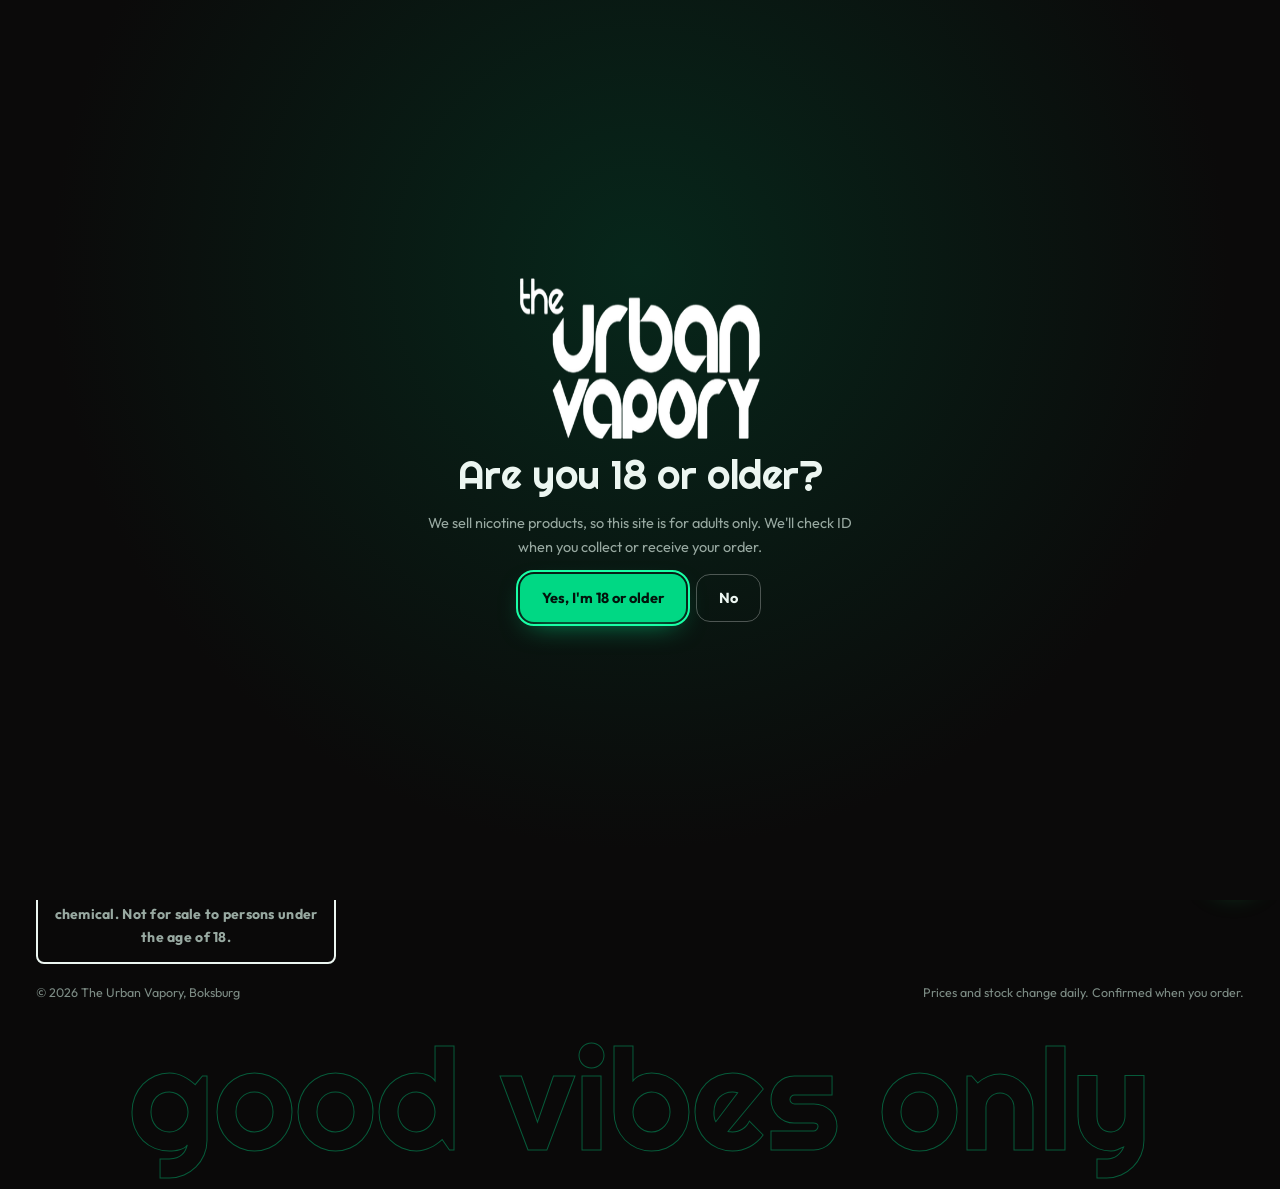
<file: product.html>
<!doctype html>
<html lang="en-ZA">
<head>
<meta charset="utf-8">
<meta name="viewport" content="width=device-width, initial-scale=1, viewport-fit=cover">
<title>Product · The Urban Vapory</title>
<meta name="robots" content="noindex, nofollow">
<meta name="theme-color" content="#090c0b">
<link rel="icon" href="assets/img/icon.png">
<link rel="preload" href="assets/fonts/outfit.woff2" as="font" type="font/woff2" crossorigin>
<link rel="preload" href="assets/fonts/righteous-400.woff2" as="font" type="font/woff2" crossorigin>
<link rel="stylesheet" href="assets/site.css">
<style>
.pd{display:grid;grid-template-columns:1fr 1fr;gap:48px;padding-block:24px 64px;align-items:start}
.pic{position:sticky;top:calc(var(--hdr) + 20px);aspect-ratio:1;border-radius:20px;background:#fff;overflow:hidden;display:grid;place-items:center}
.pic>img{width:100%;height:100%;object-fit:contain;padding:28px}
.pic .noimg img{width:45%}
.info{display:grid;gap:18px}
.info .br{font-size:13px;font-weight:700;letter-spacing:.14em;text-transform:uppercase;color:var(--red-hi)}
.info h1{font-size:clamp(34px,4.4vw,52px);text-transform:none;line-height:1.02}
.info .price{font-size:44px}
.stock{display:inline-flex;align-items:center;gap:8px;font-size:14px;font-weight:600;color:var(--ok)}
.stock i{width:8px;height:8px;border-radius:50%;background:var(--ok)}
.specs{display:grid;grid-template-columns:repeat(auto-fill,minmax(130px,1fr));gap:8px}
.specs div{padding:10px 12px;border-radius:10px;background:var(--panel);border:1px solid var(--line);font-size:14px;font-weight:600}
.specs .multi{grid-column:1/-1}
.specs .opts{display:flex;flex-wrap:wrap;gap:6px;margin-top:6px}
.specs .opts i{font-style:normal;font-size:13px;font-weight:600;padding:4px 10px;border-radius:999px;background:rgba(255,255,255,.07)}
.specs small{display:block;font-size:10.5px;letter-spacing:.12em;text-transform:uppercase;color:var(--dim);font-weight:700}
.buy{display:flex;gap:10px;flex-wrap:wrap;align-items:center}
.buy .qty{margin:0;height:48px}
.buy .qty button{width:42px;height:46px;font-size:18px}
.buy .qty input{width:40px;text-align:center;background:none;border:0;font-weight:700;font-size:15px;outline:0;-moz-appearance:textfield}
.buy .qty input::-webkit-inner-spin-button{display:none}
.buy .btn-red{flex:1;min-width:180px}
.favbig{width:48px;height:48px;border-radius:50%;border:1.5px solid var(--line);display:grid;place-items:center}
.favbig svg{width:20px;height:20px}
.favbig.on svg{fill:var(--red-hi);stroke:var(--red-hi)}
.alt{display:flex;gap:10px;flex-wrap:wrap}
.alt .btn{flex:1;min-width:200px}
.box{border:1px solid var(--line);border-radius:14px;overflow:hidden}
.box div{display:flex;gap:12px;padding:14px 16px;font-size:14px;color:var(--mute)}
.box div+div{border-top:1px solid var(--line)}
.box svg{width:20px;height:20px;color:var(--red-hi);flex:none}
.box b{color:var(--ink);font-weight:600}
.desc{color:var(--mute);font-size:15px;max-width:62ch}
.desc h2{font-size:22px;color:var(--ink);margin-bottom:8px}
.fits{display:flex;flex-wrap:wrap;gap:6px;align-items:center}
.fits small{font-size:11px;font-weight:700;letter-spacing:.12em;text-transform:uppercase;color:var(--dim);margin-right:4px}
.fits a{font-size:13px;font-weight:600;padding:6px 12px;border-radius:999px;border:1px solid var(--line);transition:all .2s}
.fits a:hover{border-color:var(--red);color:#fff;background:var(--red-soft)}
.fits a.ask{border-style:dashed;color:var(--mute)}
.share{font-size:13.5px;color:var(--mute);text-decoration:underline;justify-self:start}
.nf{padding:80px 0;text-align:center;display:grid;gap:14px;justify-items:center}
@media (max-width:860px){.pd{grid-template-columns:1fr;gap:24px}.pic{position:static}}
</style>
</head>
<body data-page="shop">
<script src="assets/site.js"></script>
<script src="assets/fits.js"></script>
<main id="main">
  <div class="wrap">
    <nav class="crumbs" aria-label="Breadcrumb"><a href="index.html">Home</a><span>/</span><a href="shop.html">Shop</a><span>/</span><a id="c-sub" href="shop.html">…</a></nav>
    <div id="pd"><div class="pd"><div class="pic"></div><div class="info"><p class="muted">Loading…</p></div></div></div>
  </div>
  <section class="sec" id="fit-sec" hidden style="padding-top:10px"><div class="wrap"><div class="sec-head"><div><span class="tag">Made for this device</span><h2 style="font-size:36px">Coils &amp; pods that <span class="script">fit</span></h2></div><a class="btn btn-line btn-sm" id="fit-more">Open the Coil &amp; Pod Finder</a></div><div class="rail" id="fit-rail"></div></div></section>
  <section class="sec" id="rel-sec" hidden style="padding-top:20px"><div class="wrap"><div class="sec-head"><h2 style="font-size:36px">You might also like</h2><a class="btn btn-line btn-sm" id="rel-more" href="shop.html">See more</a></div><div class="rail" id="rel"></div></div></section>
  <section class="sec" id="seen-sec" hidden style="padding-top:0"><div class="wrap"><div class="sec-head"><h2 style="font-size:36px">Recently viewed</h2></div><div class="rail" id="seen"></div></div></section>
</main>
<script>
const id = +new URLSearchParams(location.search).get("id");
const SUBNAME = { "E Liquids": "E-liquids", "Nic Salts": "Nic salts", "Devices": "Pod kits & devices", "Hookah Flavour": "Shisha flavours", "Coal": "Coals" };

Promise.all([loadProducts(), loadDetail(id)]).then(([all, det]) => {
  const p = byId.get(id);
  if (!p) {
    $("#pd").innerHTML = `<div class="nf"><h1 style="font-size:44px">This one's sold out</h1><p class="muted">Or the link is old. We only list what's in stock, so have a look at what's on the shelf now.</p><a class="btn btn-red" href="shop.html">Browse the shop</a></div>`;
    $("#c-sub").textContent = "Not found"; return;
  }
  const sub = SUBNAME[p.s] || p.s;
  document.title = `${p.n} · The Urban Vapory`;
  $("#c-sub").textContent = sub; $("#c-sub").href = `shop.html?s=${encodeURIComponent(p.s)}`;
  // display guard: never print a dumped list, and show real option lists as chips
  const specs = Object.fromEntries(Object.entries(det.a || {}).filter(([, v]) => v.split(", ").length <= 8 && v.length <= 160));
  if (p.puffs && !specs.Puffs) specs.Puffs = (parseFloat(p.puffs) < 100 ? p.puffs + "k" : fmtN(p.puffs));
  if (p.mg && !specs.Strength) specs.Strength = p.mg + "mg";
  if (p.b) specs.Brand = p.b;
  specs.Category = sub;
  const fav = isFav(p.id);
  $("#pd").innerHTML = `<div class="pd">
    <div class="pic">${imgHtml({ ...p, i: det.i }, true)}</div>
    <div class="info">
      ${p.b ? `<a class="br" href="shop.html?b=${encodeURIComponent(p.b)}">${esc(p.b)}</a>` : ""}
      <h1>${esc(p.n)}</h1>
      <div style="display:flex;align-items:center;gap:18px;flex-wrap:wrap">${priceHtml(p)}<span class="stock"><i></i>In stock</span></div>
      <div class="specs">${Object.entries(specs).map(([k, v]) => { const parts = v.split(", ");
        return parts.length > 1 ? `<div class="multi"><small>${esc(k)} · ${parts.length} options</small><span class="opts">${parts.map((x) => `<i>${esc(x)}</i>`).join("")}</span></div>` : `<div><small>${esc(k)}</small>${esc(v)}</div>`; }).join("")}</div>
      ${p.var ? `<p class="note">This comes in a few options (flavour or strength). Add it to your bag and tell us which one in the note, or ask us on WhatsApp.</p>` : ""}
      ${p.p ? `<div class="buy">
        <span class="qty"><button id="qm" aria-label="One less">−</button><label class="sr" for="qn">Quantity</label><input id="qn" type="number" min="1" max="50" value="1" inputmode="numeric"><button id="qp" aria-label="One more">+</button></span>
        <button class="btn btn-red" data-add="${p.id}" data-qty="#qn">${I.bag} Add to bag</button>
        <button class="favbig${fav ? " on" : ""}" data-fav="${p.id}" aria-pressed="${fav}" aria-label="Save to favourites">${I.heart}</button></div>` : ""}
      <div class="alt">
        ${p.p && CONFIG.onlineStore ? `<a class="btn btn-line" id="buynow" href="${buyOnlineUrl(p)}" target="_blank" rel="noopener">Buy now with online checkout ${I.out}</a>` : ""}
        <a class="btn btn-wa" href="${wa(`Hi Urban Vapory, I have a question about ${p.n}: `)}" target="_blank" rel="noopener">${I.wa} Ask about this</a>
      </div>
      <div class="box">
        <div>${I.pin}<span><b>Collect in Boksburg.</b> Order it here and pick it up at Jan Smuts Ville once we've confirmed on WhatsApp.</span></div>
        <div>${I.truck}<span><b>Want it delivered?</b> Ask us on WhatsApp. We'll confirm the cost before you pay.</span></div>
        ${CONFIG.partnerName ? "" : "<!--"}<div>${I.out}<span><b>Need it fast?</b> Order it through our delivery partner <a class="link" href="${waveLink()}" target="_blank" rel="noopener">7Waves</a>, at shop prices.</span></div>${CONFIG.partnerName ? "" : "-->"}
        <div>${I.clock}<span><b>18+ only.</b> We check ID on collection and on delivery.</span></div>
      </div>
      ${det.d ? `<div class="desc"><h2>About this product</h2><p>${esc(det.d)}</p></div>` : ""}
      <button class="share" id="share">Share this product</button>
    </div></div>`;

  const qn = $("#qn");
  if (qn) {
    $("#qm").onclick = () => { qn.value = Math.max(1, +qn.value - 1); syncBuy(); };
    $("#qp").onclick = () => { qn.value = Math.min(50, +qn.value + 1); syncBuy(); };
    qn.oninput = syncBuy;
  }
  function syncBuy() { const b = $("#buynow"); if (b) b.href = buyOnlineUrl(p, Math.max(1, +qn.value || 1)); }
  $("#share").onclick = async () => {
    const data = { title: p.n, text: `${p.n} at The Urban Vapory`, url: location.href };
    try { if (navigator.share) await navigator.share(data); else { await navigator.clipboard.writeText(location.href); toast("Link copied"); } } catch {}
  };

  // related: same type, same brand first
  const rel = all.filter((x) => x.id !== p.id && x.s === p.s).sort((a, b) => ((b.b === p.b) - (a.b === p.b)) || (!!b.t - !!a.t)).slice(0, 12);
  if (rel.length) { $("#rel").innerHTML = rel.map(cardHtml).join(""); $("#rel-more").href = `shop.html?s=${encodeURIComponent(p.s)}`; $("#rel-sec").hidden = false; }
  const seen = store.get("cv_seen", []).filter((s) => s.id !== p.id && byId.has(s.id)).map((s) => byId.get(s.id));
  if (seen.length) { $("#seen").innerHTML = seen.map(cardHtml).join(""); $("#seen-sec").hidden = false; }
  // coil finder links
  const fam = familyOfDevice(p);
  if (fam) {
    const parts = fitsFor(fam, all);
    if (parts.length) { $("#fit-rail").innerHTML = parts.map(cardHtml).join(""); $("#fit-more").href = "fit.html?d=" + fam.id; $("#fit-sec").hidden = false; }
  }
  const fams = familiesForCoil(p);
  if (fams.length) $(".specs").insertAdjacentHTML("afterend", `<div class="fits"><small>Fits</small>${fams.map((f) => `<a href="fit.html?d=${f.id}">${esc(f.name.replace(/\s*\(.*\)/, ""))}</a>`).join("")}<a class="ask" href="${wa("Hi Urban Vapory, will " + p.n + " fit my device?")}" target="_blank" rel="noopener">Check with us</a></div>`);
  rememberSeen(p);
});
function fmtN(n) { return (+n).toLocaleString("en-ZA").replace(/ /g, " "); }
</script>
</body>
</html>
</file>
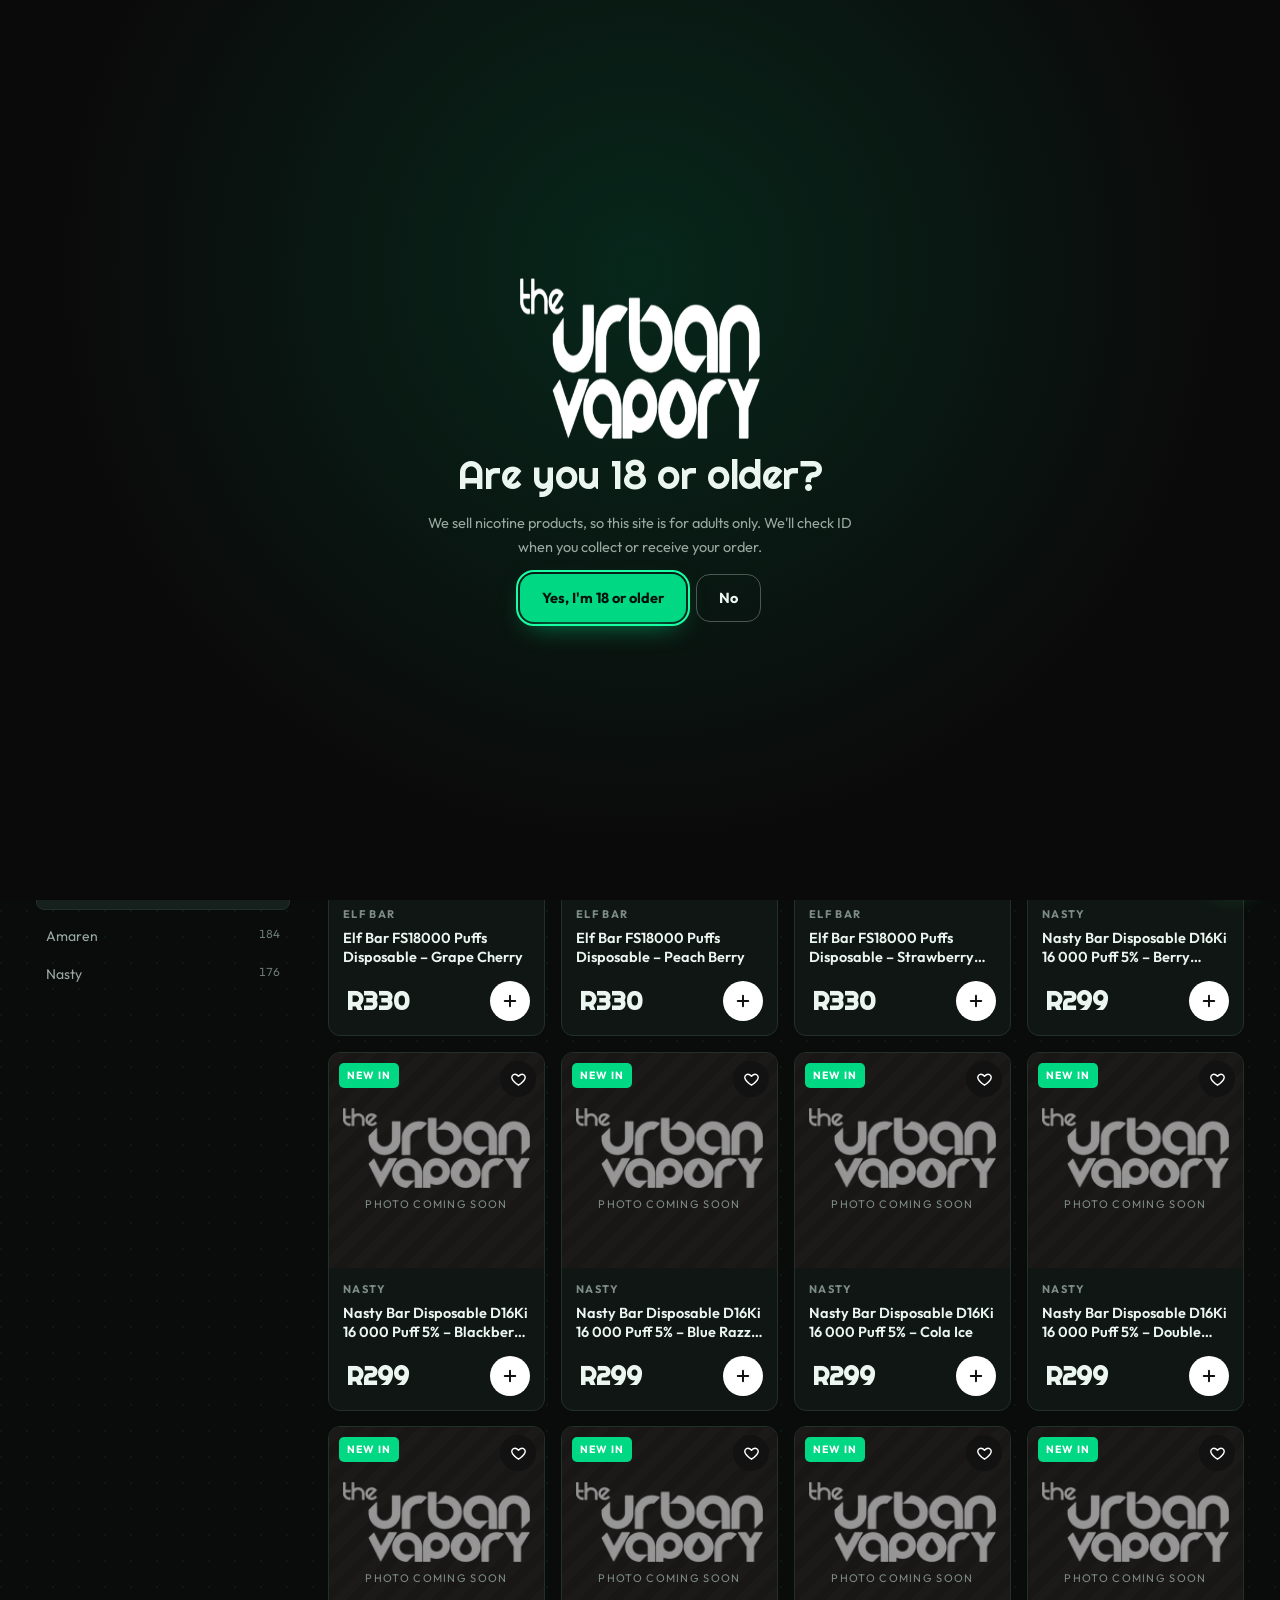
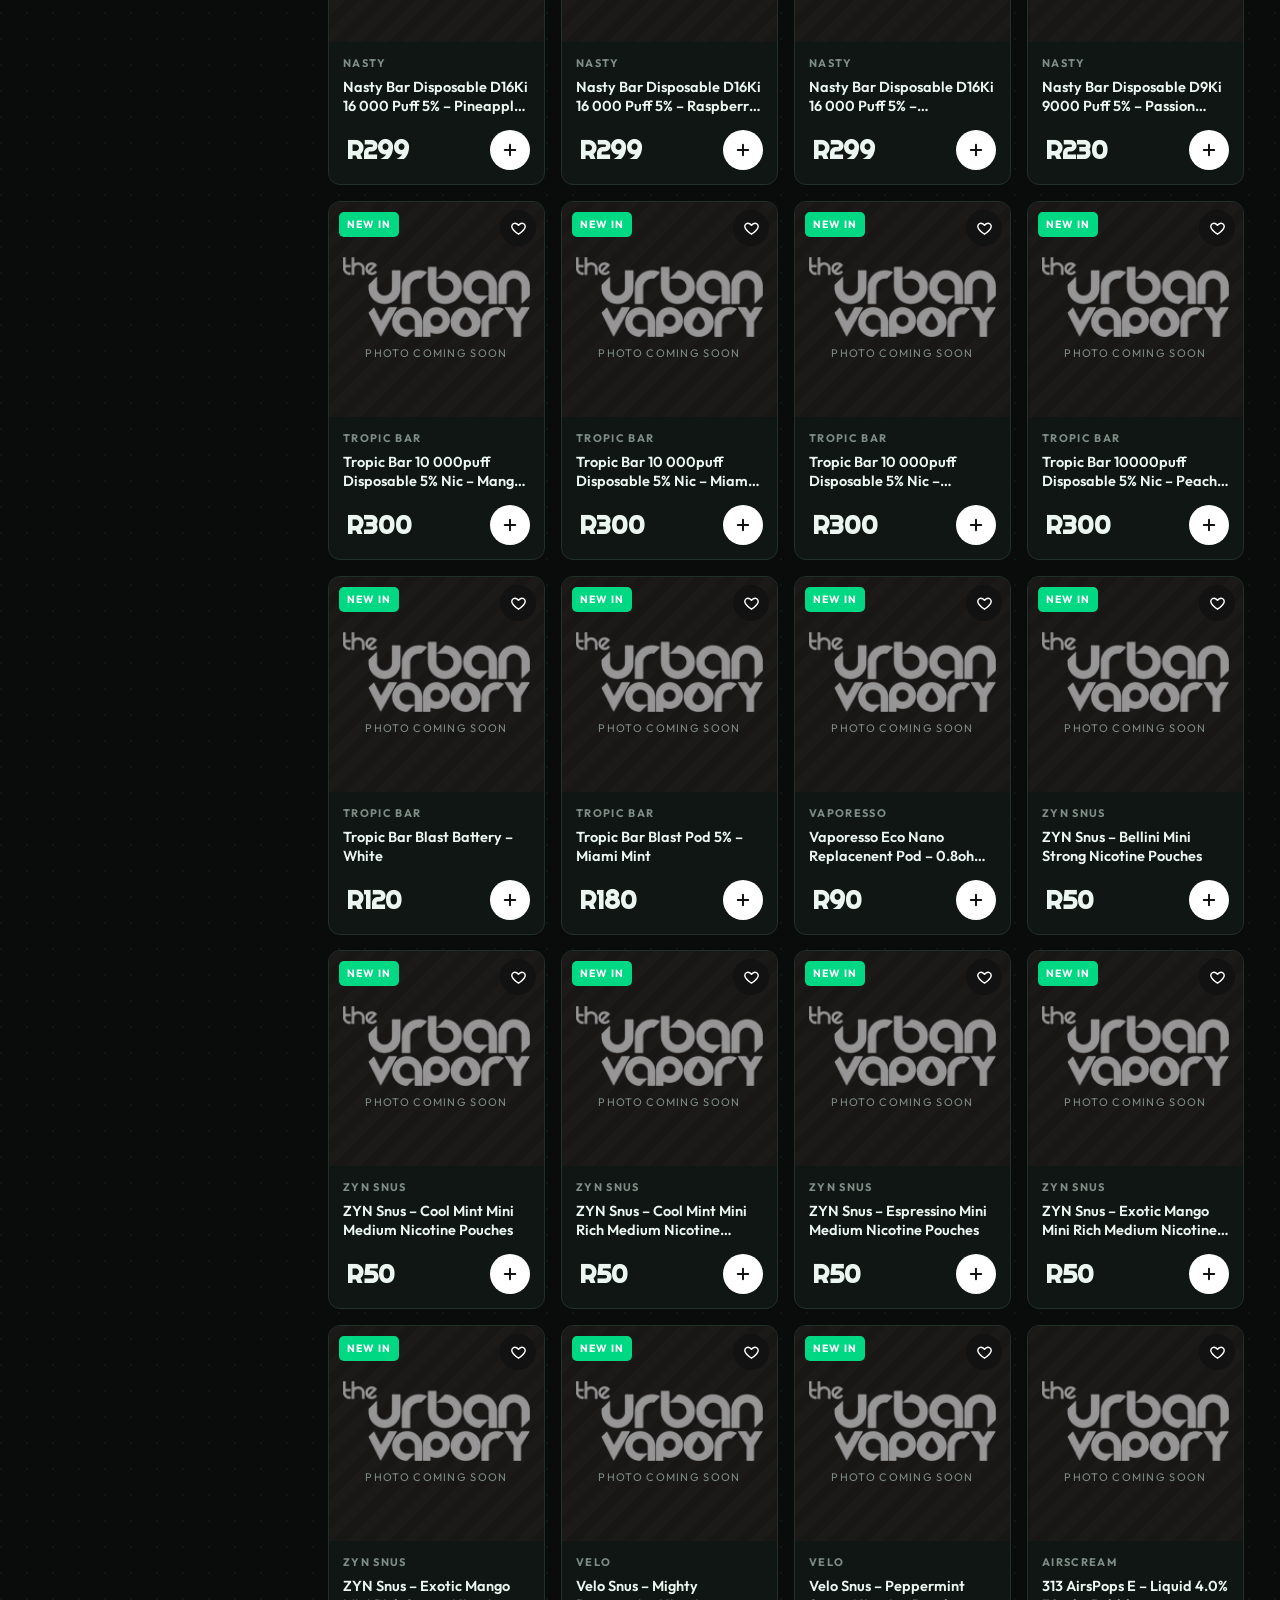
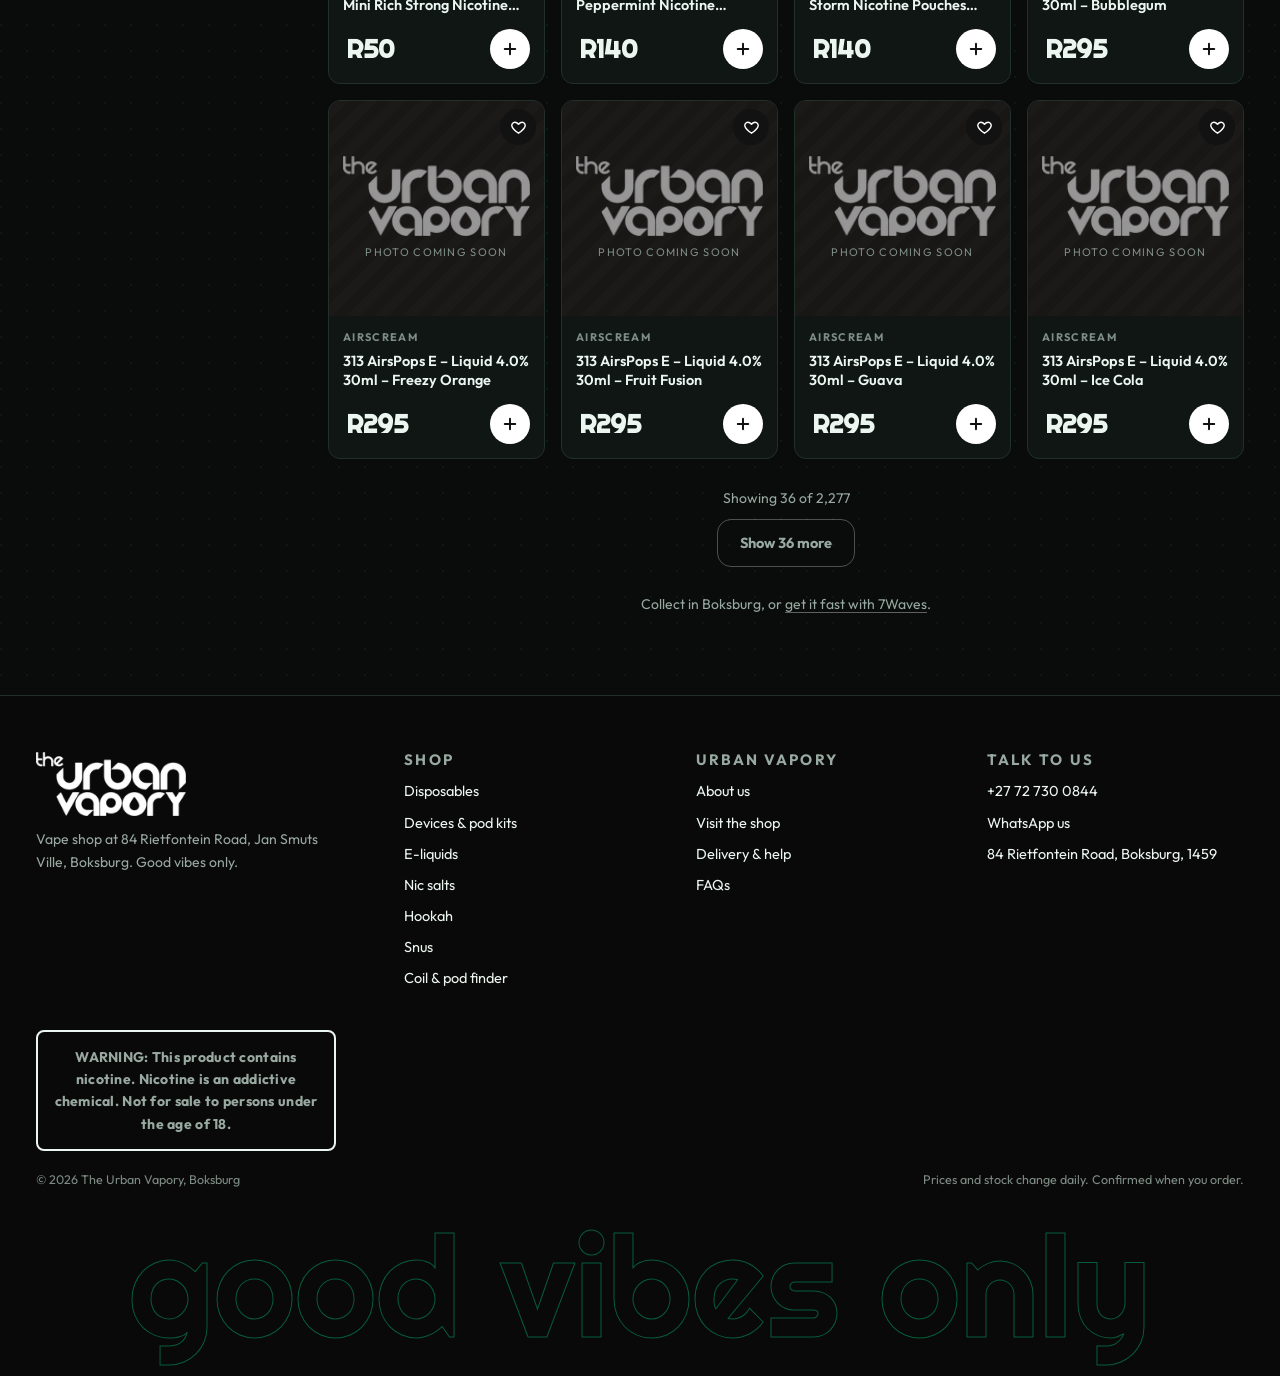
<file: shop.html>
<!doctype html>
<html lang="en-ZA">
<head>
<meta charset="utf-8">
<meta name="viewport" content="width=device-width, initial-scale=1, viewport-fit=cover">
<title>Shop · The Urban Vapory</title>
<meta name="description" content="Everything in stock at The Urban Vapory, Boksburg: disposables, pod kits, e-liquids, nic salts, coils, hookah pipes, shisha and snus. Filter by brand, flavour, puffs and price.">
<meta name="robots" content="noindex, nofollow">
<meta name="theme-color" content="#090c0b">
<link rel="icon" href="assets/img/icon.png">
<link rel="preload" href="assets/fonts/outfit.woff2" as="font" type="font/woff2" crossorigin>
<link rel="preload" href="assets/fonts/righteous-400.woff2" as="font" type="font/woff2" crossorigin>
<link rel="stylesheet" href="assets/site.css">
<style>
.layout{display:grid;grid-template-columns:260px 1fr;gap:32px;padding-block:28px 40px;align-items:start}
.side{position:sticky;top:calc(var(--hdr) + 18px);max-height:calc(100vh - var(--hdr) - 36px);overflow:auto;padding-right:6px;display:grid;gap:22px;scrollbar-width:thin}
.fg h4{font-family:var(--body);font-size:12px;font-weight:700;letter-spacing:.14em;text-transform:uppercase;color:var(--dim);margin-bottom:10px}
.fl{list-style:none;display:grid;gap:2px}
.fl button{width:100%;display:flex;justify-content:space-between;gap:10px;padding:7px 10px;border-radius:8px;text-align:left;font-size:14px;color:var(--mute)}
.fl button:hover{background:rgba(255,255,255,.05);color:var(--ink)}
.fl button[aria-pressed="true"]{background:#fff;color:#111;font-weight:600}
.fl button small{color:inherit;opacity:.7;font-variant-numeric:tabular-nums}
.fl .sub button{padding-left:24px;font-size:13.5px}
.bsearch{width:100%;margin-bottom:8px;background:var(--panel2);border:1px solid var(--line);border-radius:8px;padding:8px 10px;font-size:13.5px;outline:0}
.bsearch:focus{border-color:var(--red)}
.more{font-size:13px;color:var(--mute);text-decoration:underline;padding:6px 10px}
.pills{display:flex;flex-wrap:wrap;gap:6px}
.pills button{padding:7px 12px;border-radius:999px;border:1px solid var(--line);font-size:13px;color:var(--mute)}
.pills button:hover{border-color:#fff;color:var(--ink)}
.pills button[aria-pressed="true"]{background:#fff;color:#111;border-color:#fff;font-weight:600}
.range{display:flex;gap:8px;align-items:center}
.range input{width:100%;background:var(--panel2);border:1px solid var(--line);border-radius:8px;padding:8px 10px;font-size:14px;outline:0}
.range input:focus{border-color:var(--red)}
.tog{display:flex;align-items:center;gap:10px;font-size:14px;color:var(--mute);cursor:pointer;padding:4px 0}
.tog input{accent-color:var(--red);width:17px;height:17px}

.bar{display:flex;align-items:center;justify-content:space-between;gap:12px;flex-wrap:wrap;margin-bottom:14px}
.bar h1{font-size:clamp(34px,5vw,54px)}
.bar .cnt{color:var(--mute);font-size:14px;margin-top:4px}
.tools{display:flex;gap:8px;align-items:center;flex-wrap:wrap}
.sq{display:flex;align-items:center;gap:8px;height:42px;padding:0 14px;border-radius:999px;background:var(--panel2);border:1px solid var(--line);min-width:220px}
.sq:focus-within{border-color:var(--red)}
.sq svg{width:16px;color:var(--dim)}
.sq input{background:none;border:0;outline:0;width:100%;font-size:14px}
.sort{height:42px;border-radius:999px;background:var(--panel2);border:1px solid var(--line);padding:0 14px;font-size:14px;outline:0}
.ffbtn{display:none}
.active{display:flex;gap:6px;flex-wrap:wrap;margin-bottom:16px}
.active button{display:inline-flex;gap:6px;align-items:center;padding:6px 8px 6px 12px;border-radius:999px;background:var(--red-soft);border:1px solid rgba(0,216,132,.4);font-size:13px}
.active button svg{width:13px;height:13px}
.active .clear{background:none;border:0;text-decoration:underline;color:var(--mute)}
.snusbar{display:flex;flex-wrap:wrap;gap:8px;align-items:center;margin-bottom:14px;padding:14px;border-radius:16px;background:linear-gradient(120deg,#16110f,#1d1414);border:1px solid #18362a}
.snusbar span{font-size:13px;color:var(--mute);margin-right:4px}
.snusbar button{padding:8px 14px;border-radius:999px;border:1.5px solid var(--line);font-family:var(--head);font-size:18px;font-weight:700;text-transform:uppercase;transition:all .2s}
.snusbar button:hover{border-color:#fff}
.snusbar button[aria-pressed="true"]{background:#fff;color:#111;border-color:#fff}
.snusbar small{flex-basis:100%;font-size:12.5px;color:var(--mute)}
.loadmore{display:flex;flex-direction:column;align-items:center;gap:10px;margin-top:28px;color:var(--mute);font-size:14px}
.none{grid-column:1/-1;padding:60px 20px;text-align:center;border:1px dashed var(--line);border-radius:var(--r);display:grid;gap:10px;justify-items:center}
.none b{font-size:18px}
.side-head{display:none}
.skel{aspect-ratio:.72;border-radius:var(--r);background:linear-gradient(90deg,var(--panel) 30%,var(--panel2) 50%,var(--panel) 70%);background-size:300% 100%;animation:sk 1.2s infinite}
@keyframes sk{to{background-position:-100% 0}}

@media (max-width:960px){
  .layout{grid-template-columns:1fr}
  .side{position:fixed;inset:0 auto 0 0;z-index:100;width:min(340px,88%);max-height:none;background:#121010;border-right:1px solid var(--line);padding:calc(16px + env(safe-area-inset-top,0px)) 18px calc(90px + env(safe-area-inset-bottom,0px)) max(18px,env(safe-area-inset-left,0px));transform:translateX(-105%);transition:transform .4s var(--ease)}
  .side.on{transform:none}
  .side-head{display:flex;justify-content:space-between;align-items:center}
  .side-head h3{font-size:28px;text-transform:uppercase}
  .side-done{position:fixed;left:0;bottom:0;width:min(340px,88%);padding:14px 18px calc(14px + env(safe-area-inset-bottom,0px));background:#121010;border-top:1px solid var(--line);transform:translateX(-105%);transition:transform .4s var(--ease);z-index:101}
  .side.on+.side-done{transform:none}
  .side-done .btn{width:100%}
  .ffbtn{display:inline-flex}
  .sq{min-width:0;flex:1 1 100%;order:-1}
  .sort{flex:1}
  .tools{width:100%}
}
@media (min-width:961px){.side-done{display:none}}
</style>
</head>
<body data-page="shop">
<script src="assets/site.js"></script>
<main id="main" class="wrap">
  <nav class="crumbs" aria-label="Breadcrumb"><a href="index.html">Home</a><span>/</span><span id="crumb">Shop</span></nav>
  <div class="layout">
    <aside class="side" id="side" aria-label="Filters">
      <div class="side-head"><h3>Filters</h3><button class="x" id="side-x" aria-label="Close filters"></button></div>
      <div class="fg"><h4>Category</h4><ul class="fl" id="f-cat"></ul></div>
      <div class="fg"><h4>Flavour</h4><div class="pills" id="f-flav"></div></div>
      <div class="fg" id="g-ns" hidden><h4>Pouch strength</h4><div class="pills" id="f-ns"></div></div>
      <div class="fg" id="g-puffs"><h4>Puffs (disposables)</h4><div class="pills" id="f-puffs"></div></div>
      <div class="fg"><h4>Price</h4>
        <div class="range"><label class="sr" for="pmin">Minimum price</label><input id="pmin" type="number" inputmode="numeric" min="0" placeholder="R min"><span class="muted">to</span><label class="sr" for="pmax">Maximum price</label><input id="pmax" type="number" inputmode="numeric" min="0" placeholder="R max"></div>
        <div class="pills" id="f-price" style="margin-top:8px"></div></div>
      <div class="fg"><h4>Brand</h4><label class="sr" for="bq">Find a brand</label><input class="bsearch" id="bq" placeholder="Find a brand"><ul class="fl" id="f-brand"></ul></div>
      <div class="fg"><h4>Show</h4>
        <label class="tog"><input type="checkbox" id="t-new"> New arrivals only</label>
        <label class="tog"><input type="checkbox" id="t-photo"> Only items with photos</label></div>
    </aside>
    <div class="side-done"><button class="btn btn-red" id="side-done">Show results</button></div>

    <section aria-labelledby="ttl">
      <div class="bar">
        <div><h1 id="ttl">Everything in stock</h1><p class="cnt" id="cnt">Loading the shelf…</p></div>
        <div class="tools">
          <button class="btn btn-line btn-sm ffbtn" id="ffbtn">Filters</button>
          <label class="sq"><span class="sr">Search the shop</span><span id="sq-ic"></span><input id="q" type="search" placeholder="Search, e.g. Elf Bar watermelon"></label>
          <label class="sr" for="sort">Sort by</label>
          <select class="sort" id="sort"><option value="rec">Recommended</option><option value="lo">Price: low to high</option><option value="hi">Price: high to low</option><option value="az">Name: A to Z</option><option value="puffs">Most puffs</option></select>
        </div>
      </div>
      <div class="snusbar" id="snusbar" hidden></div>
      <div class="active" id="active"></div>
      <div class="grid" id="grid"></div>
      <div class="loadmore" id="more"></div>
      <p class="muted" style="text-align:center;margin-top:26px;font-size:14px">Collect in Boksburg<span data-f="partner">, or <a class="link" id="wave-shop" target="_blank" rel="noopener">get it fast with 7Waves</a></span><span data-f="!partner">, or ask us about delivery</span>.</p>
    </section>
  </div>
</main>
<script>
$("#grid").innerHTML = "<div class='skel'></div>".repeat(8);
$("#sq-ic").outerHTML = I.search;
$("#wave-shop").href = waveLink();
$("#side-x").innerHTML = I.x;

const PAGE = 36;
const SUBS = { vape: ["Disposables", "Devices", "Nic Salts", "E Liquids", "Coils, Pods & Tanks", "MTL", "Vape Accessories", "Batteries & Chargers", "Other"], hookah: ["Hookah Pipes", "Hookah Flavour", "Coal", "Heads", "Hookah Accessories"], snus: ["Snus"] };
const MAIN = { vape: "Vape", hookah: "Hookah", snus: "Snus & pouches" };
const SUBNAME = { "E Liquids": "E-liquids", "Nic Salts": "Nic salts", "Devices": "Pod kits & devices", "Hookah Flavour": "Shisha flavours", "Coal": "Coals" };
const PUFFS = [["u5", "Under 5k", 0, 4999], ["5-10", "5k–10k", 5000, 10000], ["10-20", "10k–20k", 10001, 20000], ["20", "20k+", 20001, 1e9]];
// nicotine pouch strength buckets: mg from the name, or Zyn/Velo-style words
const NS = [["light", "Light (up to 6mg)"], ["regular", "Regular (6–12mg)"], ["strong", "Strong (12–20mg)"], ["xstrong", "Extra strong (20mg+)"], ["other", "Caffeine & CBD"]];
const nsOf = (p) => {
  if (p.c !== "snus") return "";
  if (!isPouch(p)) return "other";
  const mg = parseFloat(p.mg);
  if (mg) return mg <= 6 ? "light" : mg <= 12 ? "regular" : mg <= 20 ? "strong" : "xstrong";
  return /strong|intense/i.test(p.n) ? "strong" : /medium|tingling/i.test(p.n) ? "regular" : "";
};
const PRICES = [[0, 150, "Under R150"], [150, 300, "R150–R300"], [300, 600, "R300–R600"], [600, 0, "R600+"]];
const puffN = (p) => { const n = parseFloat(p.puffs) || 0; return n < 100 ? n * 1000 : n; }; // "20k puffs" is stored as 20

const url = new URLSearchParams(location.search);
const st = { c: url.get("c") || "", s: url.get("s") || "", b: url.get("b") || "", q: url.get("q") || "", f: url.get("f") || "", pf: url.get("pf") || "", ns: url.get("ns") || "",
  min: +url.get("min") || 0, max: +url.get("max") || 0, new: url.get("new") === "1", photo: url.get("photo") === "1", sort: url.get("sort") || "rec" };
if (st.s && !st.c) st.c = Object.keys(SUBS).find((k) => SUBS[k].includes(st.s)) || "";
let shown = PAGE, brandAll = false, ALL = [];

function matches(p, skip = "") {
  if (skip !== "cat" && st.c && p.c !== st.c) return false;
  if (skip !== "cat" && st.s && p.s !== st.s) return false;
  if (skip !== "b" && st.b && p.b !== st.b) return false;
  if (skip !== "f" && st.f && !FLAVOURS[st.f]?.re.test(p.n)) return false;
  if (skip !== "pf" && st.pf) { const r = PUFFS.find((x) => x[0] === st.pf), n = puffN(p); if (!r || !n || n < r[2] || n > r[3]) return false; }
  if (skip !== "ns" && st.ns && nsOf(p) !== st.ns) return false;
  if (st.min && (!p.p || p.p < st.min)) return false;
  if (st.max && (!p.p || p.p > st.max)) return false;
  if (st.new && !p.new) return false;
  if (st.photo && !p.t) return false;
  if (st.q) { const hay = (p.n + " " + p.b + " " + p.s).toLowerCase(); if (!st.q.toLowerCase().split(/\s+/).every((w) => hay.includes(w))) return false; }
  return true;
}
const count = (list, fn) => list.reduce((m, p) => { const k = fn(p); if (k) m[k] = (m[k] || 0) + 1; return m; }, {});
const fmt = (n) => n.toLocaleString("en-ZA").replace(/ /g, " ");

function sync() {
  const u = new URLSearchParams();
  ["c", "s", "b", "q", "f", "pf", "ns"].forEach((k) => st[k] && u.set(k, st[k]));
  st.min && u.set("min", st.min); st.max && u.set("max", st.max); st.new && u.set("new", 1); st.photo && u.set("photo", 1); st.sort !== "rec" && u.set("sort", st.sort);
  history.replaceState(null, "", "shop.html" + (u.toString() ? "?" + u : ""));
}

function render(keepPage) {
  if (!keepPage) shown = PAGE;
  sync();
  // categories (counts ignore the category filter so you can switch)
  const forCat = ALL.filter((p) => matches(p, "cat")), cc = count(forCat, (p) => p.c), sc = count(forCat, (p) => p.s);
  $("#f-cat").innerHTML = `<li><button data-cat="" aria-pressed="${!st.c}">All products <small>${fmt(forCat.length)}</small></button></li>` +
    Object.keys(SUBS).map((c) => `<li><button data-cat="${c}" aria-pressed="${st.c === c && !st.s}">${MAIN[c]} <small>${fmt(cc[c] || 0)}</small></button></li>` +
      (st.c === c ? SUBS[c].filter((s) => sc[s]).map((s) => `<li class="sub"><button data-cat="${c}" data-sub="${esc(s)}" aria-pressed="${st.s === s}">${SUBNAME[s] || s} <small>${fmt(sc[s])}</small></button></li>`).join("") : "")).join("");
  // flavour
  const forF = ALL.filter((p) => matches(p, "f"));
  $("#f-flav").innerHTML = Object.entries(FLAVOURS).map(([k, v]) => `<button data-flav="${k}" aria-pressed="${st.f === k}">${v.label} (${fmt(forF.filter((p) => v.re.test(p.n)).length)})</button>`).join("");
  // puffs only matters for disposables
  $("#g-puffs").hidden = !(st.s === "Disposables" || (!st.s && st.c !== "hookah" && st.c !== "snus"));
  $("#f-puffs").innerHTML = PUFFS.map(([k, l]) => `<button data-pf="${k}" aria-pressed="${st.pf === k}">${l}</button>`).join("");
  const snus = st.c === "snus";
  $("#g-ns").hidden = !snus;
  if (snus) {
    const forNs = ALL.filter((p) => matches(p, "ns"));
    $("#f-ns").innerHTML = NS.map(([k, l]) => `<button data-ns="${k}" aria-pressed="${st.ns === k}">${l} (${forNs.filter((p) => nsOf(p) === k).length})</button>`).join("");
    const sb = Object.entries(count(ALL.filter((p) => p.c === "snus"), (p) => p.b)).sort((a, b) => (b[0] === "ZYN SNUS") - (a[0] === "ZYN SNUS") || b[1] - a[1]);
    $("#snusbar").innerHTML = `<span>Brands</span>` + sb.map(([b]) => `<button data-sb="${esc(b)}" aria-pressed="${st.b === b}">${esc(b.replace(/ snus$/i, ""))}</button>`).join("") + `<small>Pick your nicotine strength when you add a can to your bag: Light 3mg, Regular 6mg, Strong 10mg, or the can's own strength.</small>`;
  }
  $("#snusbar").hidden = !snus;
  $("#f-price").innerHTML = PRICES.map(([a, b, l]) => `<button data-pr="${a}-${b}" aria-pressed="${st.min === a && st.max === b && (a || b)}">${l}</button>`).join("");
  $("#pmin").value = st.min || ""; $("#pmax").value = st.max || "";
  $("#t-new").checked = st.new; $("#t-photo").checked = st.photo;
  // brands
  const bq = $("#bq").value.trim().toLowerCase();
  const bc = Object.entries(count(ALL.filter((p) => matches(p, "b")), (p) => p.b)).sort((a, b) => b[1] - a[1]).filter(([b]) => !bq || b.toLowerCase().includes(bq));
  const blist = brandAll || bq ? bc : bc.slice(0, 12);
  $("#f-brand").innerHTML = (st.b ? `<li><button data-brand="" aria-pressed="false">All brands</button></li>` : "") +
    blist.map(([b, n]) => `<li><button data-brand="${esc(b)}" aria-pressed="${st.b === b}">${esc(b)} <small>${fmt(n)}</small></button></li>`).join("") +
    (!bq && bc.length > 12 ? `<li><button class="more" id="bmore">${brandAll ? "Show fewer" : `Show all ${bc.length} brands`}</button></li>` : "") +
    (!blist.length ? `<li class="muted" style="font-size:13px;padding:6px 10px">No brand matches "${esc(bq)}"</li>` : "");

  // results
  let list = ALL.filter((p) => matches(p));
  const by = { rec: (a, b) => (b.new - a.new) || (!!b.t - !!a.t), lo: (a, b) => (a.p || 1e9) - (b.p || 1e9), hi: (a, b) => b.p - a.p, az: (a, b) => a.n.localeCompare(b.n), puffs: (a, b) => puffN(b) - puffN(a) };
  list = list.sort(by[st.sort] || by.rec);
  const title = st.s ? (SUBNAME[st.s] || st.s) : st.c ? MAIN[st.c] : st.b ? st.b : st.new ? "New arrivals" : "Everything in stock";
  $("#ttl").textContent = st.q ? `Results for "${st.q}"` : title;
  $("#crumb").textContent = title;
  document.title = `${st.q ? st.q : title} · The Urban Vapory`;
  $("#cnt").textContent = `${fmt(list.length)} product${list.length === 1 ? "" : "s"} in stock`;
  $("#grid").innerHTML = list.length ? list.slice(0, shown).map(cardHtml).join("")
    : `<div class="none"><b>Nothing matches those filters</b><span class="muted">It might still be in the shop. Clear a filter, or ask us.</span>
       <div style="display:flex;gap:8px;flex-wrap:wrap;justify-content:center"><button class="btn btn-white btn-sm" data-clear>Clear all filters</button><a class="btn btn-wa btn-sm" target="_blank" rel="noopener" href="${wa("Hi Urban Vapory, do you have " + (st.q || title) + "?")}">Ask on WhatsApp</a></div></div>`;
  $("#more").innerHTML = list.length > shown ? `<span>Showing ${fmt(shown)} of ${fmt(list.length)}</span><button class="btn btn-line" id="loadmore">Show ${Math.min(PAGE, list.length - shown)} more</button>` : list.length > PAGE ? `<span>That's all ${fmt(list.length)}.</span>` : "";

  // active filter chips
  const chips = [];
  if (st.c) chips.push(["c", st.s ? SUBNAME[st.s] || st.s : MAIN[st.c]]);
  if (st.b) chips.push(["b", st.b]);
  if (st.f) chips.push(["f", FLAVOURS[st.f].label]);
  if (st.pf) chips.push(["pf", PUFFS.find((x) => x[0] === st.pf)[1] + " puffs"]);
  if (st.ns) chips.push(["ns", NS.find((x) => x[0] === st.ns)[1]]);
  if (st.min || st.max) chips.push(["price", st.min && st.max ? `${R(st.min)}–${R(st.max)}` : st.min ? `From ${R(st.min)}` : `Up to ${R(st.max)}`]);
  if (st.new) chips.push(["new", "New arrivals"]);
  if (st.photo) chips.push(["photo", "With photos"]);
  if (st.q) chips.push(["q", `"${st.q}"`]);
  $("#active").innerHTML = chips.map(([k, l]) => `<button data-unset="${k}">${esc(l)} ${I.x}</button>`).join("") + (chips.length > 1 ? `<button class="clear" data-clear>Clear all</button>` : "");
}

document.addEventListener("click", (e) => {
  const t = e.target.closest("[data-cat],[data-flav],[data-pf],[data-ns],[data-sb],[data-pr],[data-brand],[data-unset],[data-clear],#bmore,#loadmore,#ffbtn,#side-x,#side-done");
  if (!t) return;
  if (t.id === "loadmore") { shown += PAGE; render(true); return; }
  if (t.id === "bmore") { brandAll = !brandAll; render(true); return; }
  if (t.id === "ffbtn") { $("#side").classList.add("on"); document.body.classList.add("lock"); return; }
  if (t.id === "side-x" || t.id === "side-done") { $("#side").classList.remove("on"); document.body.classList.remove("lock"); return; }
  if (t.dataset.cat !== undefined) { st.c = t.dataset.cat; st.s = t.dataset.sub || ""; if (st.c !== "snus") st.ns = ""; if (st.s !== "Disposables" && st.c !== "vape") st.pf = ""; }
  else if (t.dataset.flav) st.f = st.f === t.dataset.flav ? "" : t.dataset.flav;
  else if (t.dataset.pf) st.pf = st.pf === t.dataset.pf ? "" : t.dataset.pf;
  else if (t.dataset.ns) st.ns = st.ns === t.dataset.ns ? "" : t.dataset.ns;
  else if (t.dataset.sb) st.b = st.b === t.dataset.sb ? "" : t.dataset.sb;
  else if (t.dataset.pr) { const [a, b] = t.dataset.pr.split("-").map(Number); const on = st.min === a && st.max === b; st.min = on ? 0 : a; st.max = on ? 0 : b; }
  else if (t.dataset.brand !== undefined) st.b = t.dataset.brand;
  else if (t.dataset.unset) { const k = t.dataset.unset; if (k === "c") { st.c = st.s = ""; } else if (k === "price") { st.min = st.max = 0; } else if (k === "q") { st.q = ""; $("#q").value = ""; } else st[k] = typeof st[k] === "boolean" ? false : ""; }
  else if (t.hasAttribute("data-clear")) { Object.assign(st, { c: "", s: "", b: "", q: "", f: "", pf: "", ns: "", min: 0, max: 0, new: false, photo: false }); $("#q").value = ""; }
  render();
  if (innerWidth > 960) scrollTo({ top: 0, behavior: "smooth" });
});
let qt;
$("#q").addEventListener("input", (e) => { clearTimeout(qt); qt = setTimeout(() => { st.q = e.target.value.trim(); render(); }, 180); });
$("#bq").addEventListener("input", () => render(true));
$("#sort").addEventListener("change", (e) => { st.sort = e.target.value; render(); });
["#pmin", "#pmax"].forEach((s) => $(s).addEventListener("change", () => { st.min = Math.max(0, +$("#pmin").value || 0); st.max = Math.max(0, +$("#pmax").value || 0); render(); }));
$("#t-new").addEventListener("change", (e) => { st.new = e.target.checked; render(); });
$("#t-photo").addEventListener("change", (e) => { st.photo = e.target.checked; render(); });

$("#q").value = st.q; $("#sort").value = st.sort;
const hq = $("#hq"); if (hq) hq.value = st.q;
loadProducts().then((all) => { ALL = all; render(); }).catch(() => { $("#cnt").textContent = "Couldn't load the products. Refresh the page to try again."; });
</script>
</body>
</html>
</file>
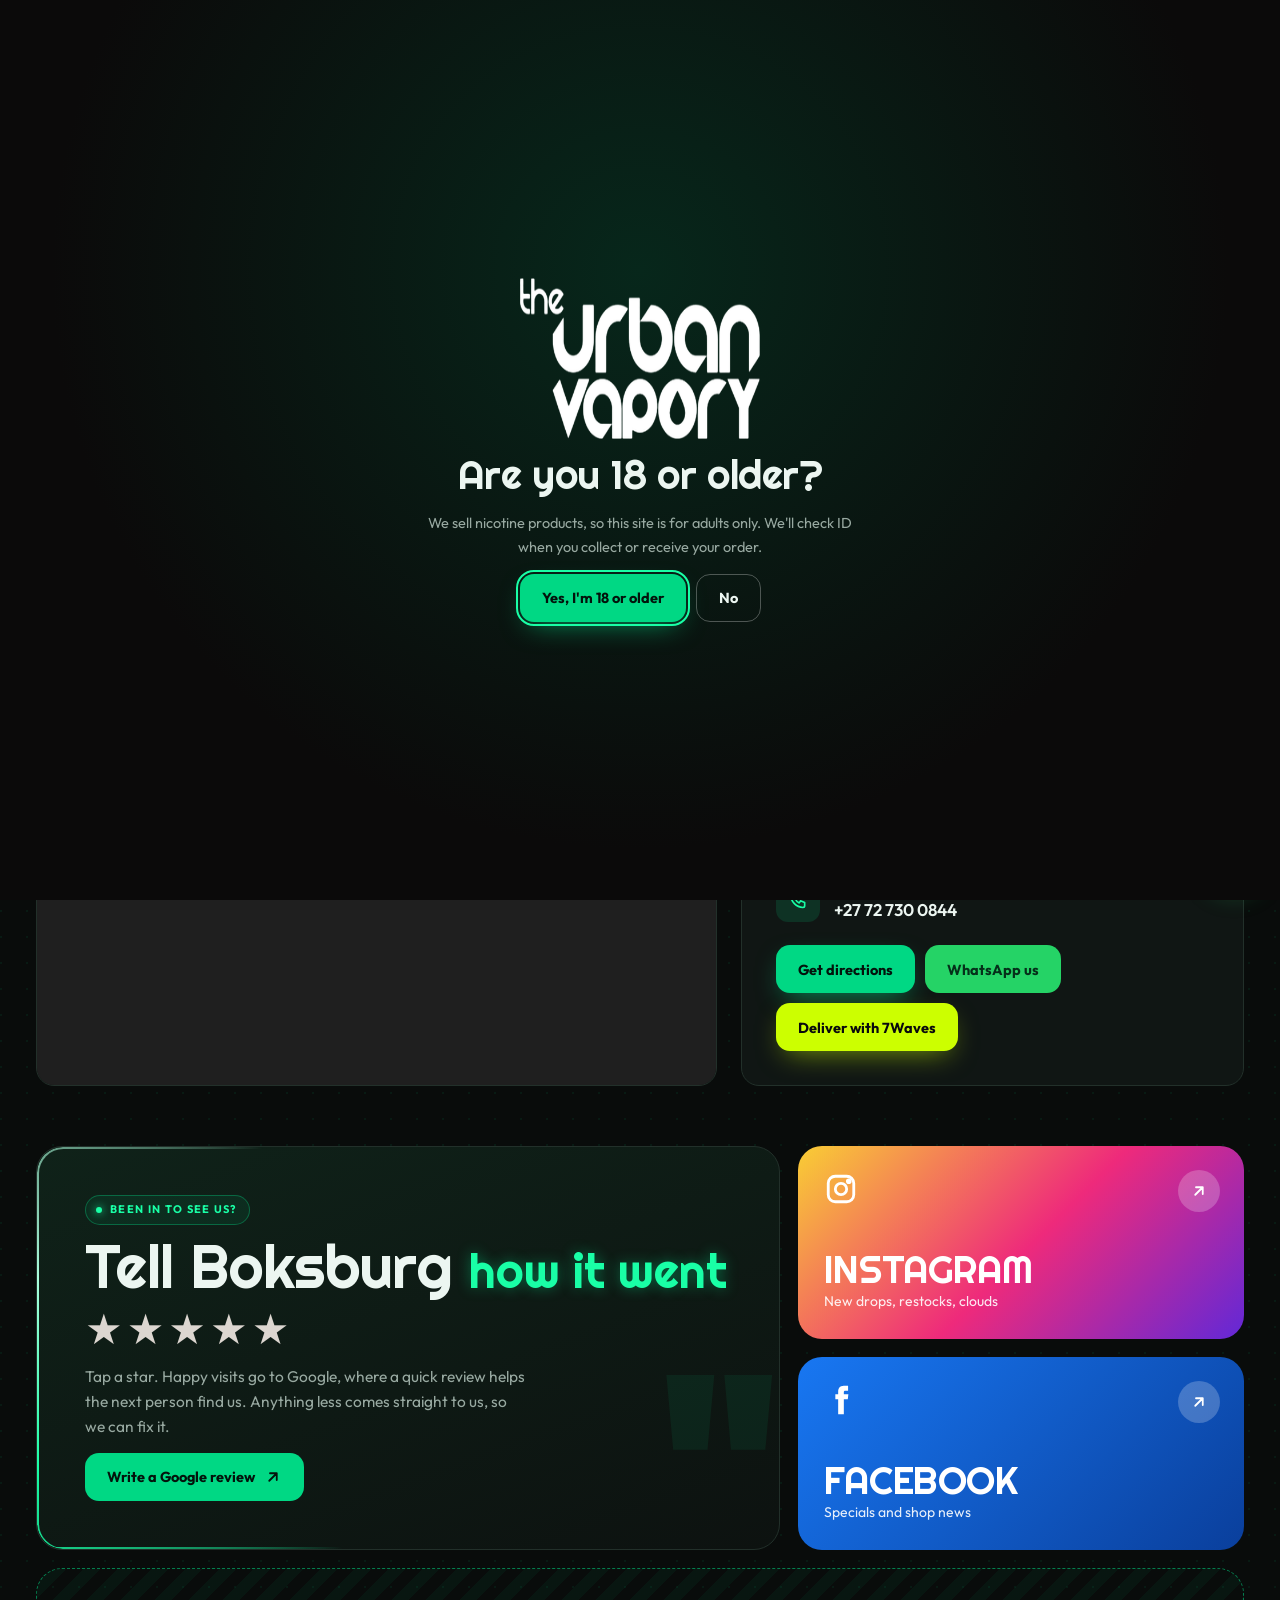
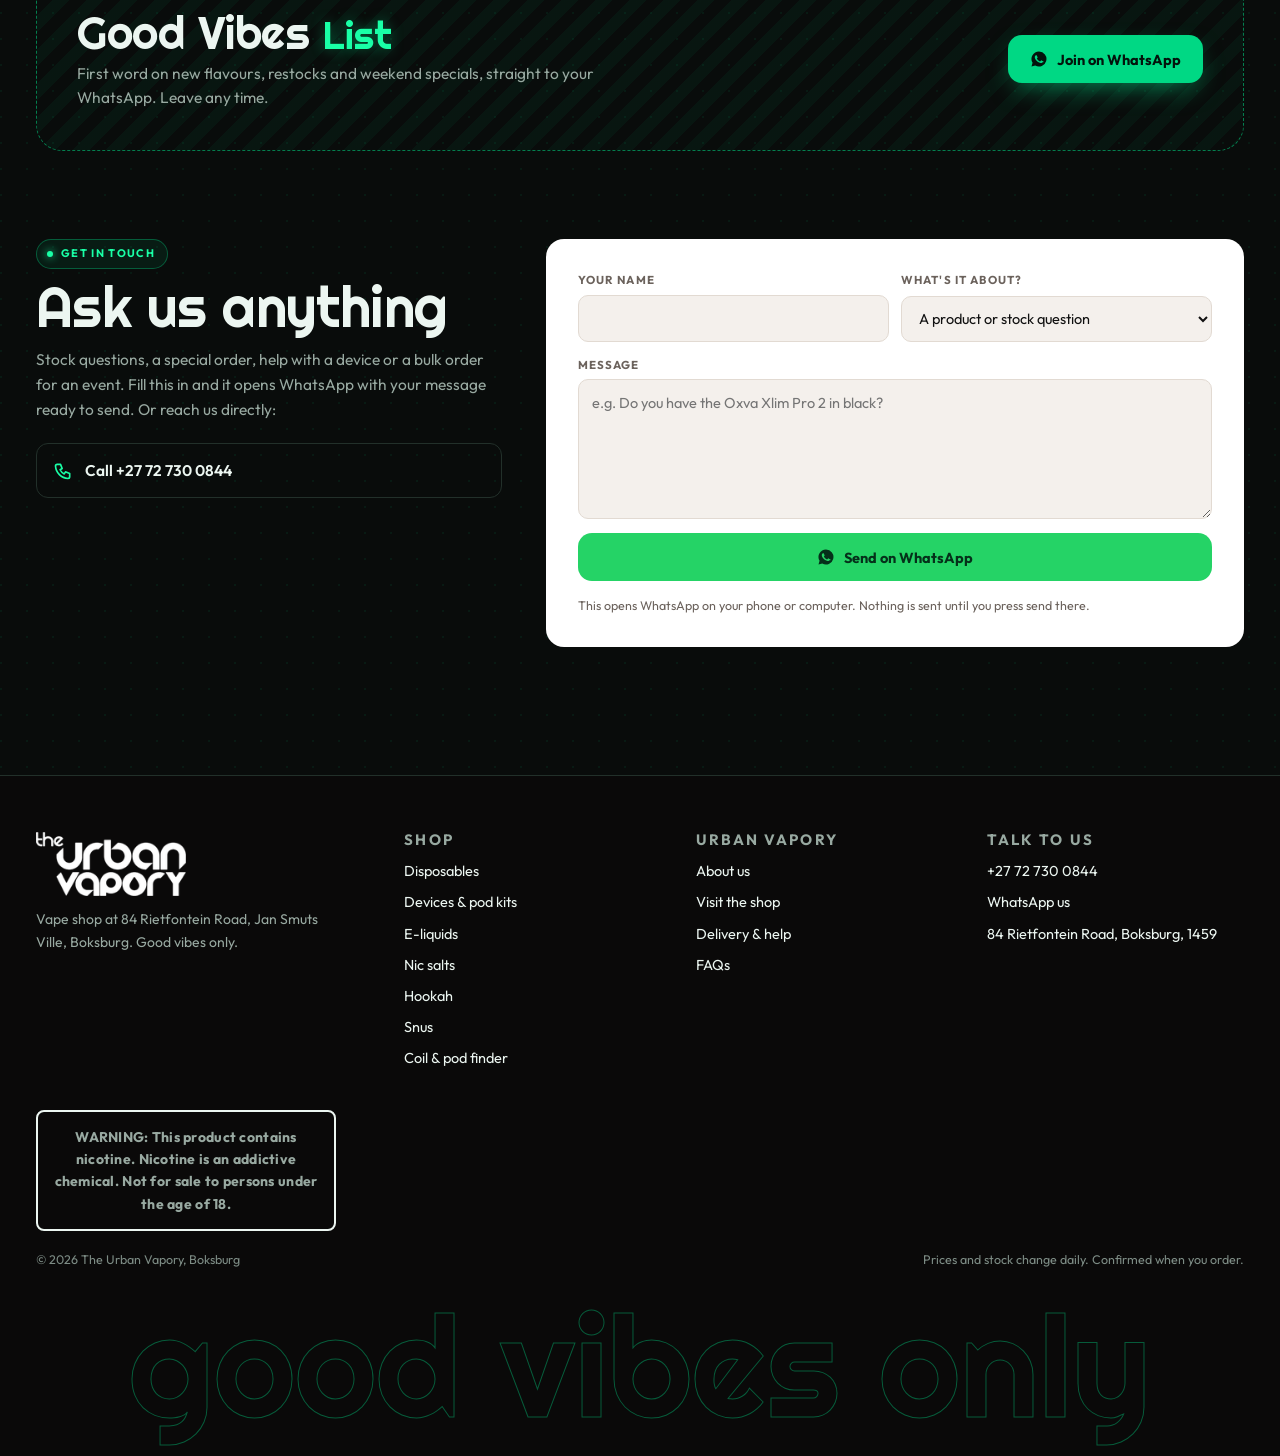
<file: visit.html>
<!doctype html>
<html lang="en-ZA">
<head>
<meta charset="utf-8">
<meta name="viewport" content="width=device-width, initial-scale=1, viewport-fit=cover">
<title>Visit the shop · The Urban Vapory</title>
<meta name="description" content="Find The Urban Vapory at 84 Rietfontein Road, Jan Smuts Ville, Boksburg 1459. Call or WhatsApp 072 730 0844.">
<meta name="robots" content="noindex, nofollow">
<meta name="theme-color" content="#090c0b">
<link rel="icon" href="assets/img/icon.png">
<link rel="preload" href="assets/fonts/outfit.woff2" as="font" type="font/woff2" crossorigin>
<link rel="preload" href="assets/fonts/righteous-400.woff2" as="font" type="font/woff2" crossorigin>
<link rel="stylesheet" href="assets/site.css">
<style>
.vgrid{display:grid;grid-template-columns:1.15fr .85fr;gap:24px;padding-block:36px 20px}
.map{position:relative;min-height:440px;border-radius:18px;overflow:hidden;border:1px solid var(--line);background:var(--panel)}
.map iframe{position:absolute;inset:0;width:100%;height:100%;border:0;filter:grayscale(.85) invert(.9) hue-rotate(180deg) contrast(.95)}
.card2{border-radius:18px;background:var(--panel);border:1px solid var(--line);padding:clamp(22px,3vw,34px);display:grid;gap:22px;align-content:start}
.row{display:flex;gap:14px;align-items:flex-start}
.row .ic{width:44px;height:44px;border-radius:12px;background:var(--red-soft);color:var(--red-hi);display:grid;place-items:center;flex:none}
.row .ic svg{width:20px;height:20px}
.row small{display:block;font-size:11.5px;font-weight:700;letter-spacing:.12em;text-transform:uppercase;color:var(--dim)}
.row b{font-size:17px;font-weight:600}
.row p{color:var(--mute);font-size:14px}
.btns{display:flex;gap:10px;flex-wrap:wrap}
.copyb{font-size:12.5px;color:var(--mute);text-decoration:underline;margin-left:6px}
.contact{display:grid;grid-template-columns:.8fr 1.2fr;gap:44px;align-items:start}
.contact form{display:grid;gap:14px;padding:clamp(22px,3vw,32px);border-radius:18px;background:#fff;color:#111}
.contact .field label{color:#6b625c}
.contact .field input,.contact .field textarea,.contact .field select{background:#f4f0ec;border-color:#e2dad2;color:#111}
.contact .field input:focus,.contact .field textarea:focus{border-color:var(--red)}
.two{display:grid;grid-template-columns:1fr 1fr;gap:12px}
.ways{display:grid;gap:10px;margin-top:22px}
.ways a{display:flex;align-items:center;gap:12px;padding:14px 16px;border-radius:12px;border:1px solid var(--line);font-weight:600;transition:border-color .2s}
.ways a:hover{border-color:var(--red)}
.ways svg{width:20px;height:20px;color:var(--red-hi)}
@media (max-width:900px){.vgrid,.contact{grid-template-columns:1fr}.map{min-height:320px}.two{grid-template-columns:1fr}}
</style>
</head>
<body data-page="visit">
<script src="assets/site.js"></script>
<main id="main">
  <div class="wrap">
    <nav class="crumbs" aria-label="Breadcrumb"><a href="index.html">Home</a><span>/</span><span>Visit the shop</span></nav>
    <header class="phead"><span class="tag">Come through</span><h1 style="margin-top:12px">Come through to <span class="script">Jan Smuts Ville</span></h1>
      <p>We're at Jan Smuts Ville on Rietfontein Road, Boksburg. Pop in to browse, collect an order, or get help setting up a device.</p></header>

    <div class="vgrid">
      <div class="map"><iframe id="map" title="Map showing The Urban Vapory at Jan Smuts Ville, Boksburg" loading="lazy" referrerpolicy="no-referrer-when-downgrade"></iframe></div>
      <div class="card2">
        <div class="row"><div class="ic" data-i="pin"></div><div><small>Address</small><b>84 Rietfontein Road, Jan Smuts Ville</b><p>Rietfontein Road, Boksburg, 1459 <button class="copyb" id="copy-addr">Copy</button></p></div></div>
        <div class="row"><div class="ic" data-i="clock"></div><div><small>Trading hours</small><b>Call or WhatsApp for hours</b><p>We don't have our full hours online yet. Give us a shout before you drive over.</p></div></div>
        <div class="row"><div class="ic" data-i="phone"></div><div><small>Phone &amp; WhatsApp</small><b><a href="tel:+27727300844">+27 72 730 0844</a></b></div></div>
        <div class="btns"><a class="btn btn-red" id="dir" target="_blank" rel="noopener">Get directions</a><a class="btn btn-wa" id="wa-here" target="_blank" rel="noopener">WhatsApp us</a><a class="btn btn-wave" data-f="partner" id="wave-here" target="_blank" rel="noopener">Deliver with 7Waves</a></div>
      </div>
    </div>
  </div>

  <section class="sec" style="padding-top:40px">
    <div class="wrap"><div data-community></div></div>
  </section>

  <section class="sec" style="padding-top:0">
    <div class="wrap contact">
      <div>
        <span class="tag">Get in touch</span>
        <h2 style="margin-top:10px">Ask us anything</h2>
        <p class="muted" style="margin-top:12px">Stock questions, a special order, help with a device or a bulk order for an event. Fill this in and it opens WhatsApp with your message ready to send. Or reach us directly:</p>
        <div class="ways">
          <a href="tel:+27727300844"><span data-i="phone"></span>Call +27 72 730 0844</a>
        </div>
      </div>
      <form id="cform" novalidate>
        <div class="two">
          <div class="field"><label for="cf-name">Your name</label><input id="cf-name" autocomplete="name" required></div>
          <div class="field"><label for="cf-topic">What's it about?</label>
            <select id="cf-topic"><option>A product or stock question</option><option>An order I placed</option><option>Help with my device</option><option>Bulk or event order</option><option>Something else</option></select></div>
        </div>
        <div class="field"><label for="cf-msg">Message</label><textarea id="cf-msg" rows="5" required placeholder="e.g. Do you have the Oxva Xlim Pro 2 in black?"></textarea></div>
        <button class="btn btn-wa" type="submit"><span data-i="wa"></span> Send on WhatsApp</button>
        <p style="font-size:12.5px;color:#6b625c">This opens WhatsApp on your phone or computer. Nothing is sent until you press send there.</p>
      </form>
    </div>
  </section>
</main>
<script>
$$("[data-i]").forEach((el) => { if (el.classList.contains("ic")) el.innerHTML = I[el.dataset.i]; else el.outerHTML = I[el.dataset.i]; });
$("#map").src = "https://maps.google.com/maps?q=" + encodeURIComponent(CONFIG.mapsQuery) + "&z=15&output=embed";
$("#dir").href = mapsLink;
$("#wa-here").href = wa("Hi Urban Vapory!");
$("#wave-here").href = waveLink();
$("#copy-addr").onclick = async () => { try { await navigator.clipboard.writeText(CONFIG.address.join(", ")); toast("Address copied"); } catch { toast(CONFIG.address.join(", ")); } };
$("#cf-name").value = store.get("cv_name", "");
$("#cform").addEventListener("submit", (e) => {
  e.preventDefault();
  const name = $("#cf-name"), msg = $("#cf-msg");
  if (!name.value.trim()) { name.classList.add("bad"); name.focus(); toast("Add your name first"); return; }
  if (!msg.value.trim()) { msg.classList.add("bad"); msg.focus(); toast("Write a short message first"); return; }
  store.set("cv_name", name.value.trim());
  window.open(wa(`Hi Urban Vapory, it's ${name.value.trim()}.\nTopic: ${$("#cf-topic").value}\n\n${msg.value.trim()}`), "_blank", "noopener");
});
</script>
</body>
</html>
</file>
<file: assets/site.css>
/* fonts: self-hosted latin subsets (Inter, Barlow Condensed, Yellowtail) */
@font-face {
  font-family: 'Barlow Condensed';
  font-style: normal;
  font-weight: 600;
  font-display: swap;
  src: url(fonts/barlow-condensed-600.woff2) format('woff2');
  unicode-range: U+0000-00FF, U+0131, U+0152-0153, U+02BB-02BC, U+02C6, U+02DA, U+02DC, U+0304, U+0308, U+0329, U+2000-206F, U+20AC, U+2122, U+2191, U+2193, U+2212, U+2215, U+FEFF, U+FFFD;
}
@font-face {
  font-family: 'Barlow Condensed';
  font-style: normal;
  font-weight: 700;
  font-display: swap;
  src: url(fonts/barlow-condensed-700.woff2) format('woff2');
  unicode-range: U+0000-00FF, U+0131, U+0152-0153, U+02BB-02BC, U+02C6, U+02DA, U+02DC, U+0304, U+0308, U+0329, U+2000-206F, U+20AC, U+2122, U+2191, U+2193, U+2212, U+2215, U+FEFF, U+FFFD;
}
@font-face {
  font-family: 'Inter';
  font-style: normal;
  font-weight: 400;
  font-display: swap;
  src: url(fonts/inter.woff2) format('woff2');
  unicode-range: U+0000-00FF, U+0131, U+0152-0153, U+02BB-02BC, U+02C6, U+02DA, U+02DC, U+0304, U+0308, U+0329, U+2000-206F, U+20AC, U+2122, U+2191, U+2193, U+2212, U+2215, U+FEFF, U+FFFD;
}
@font-face {
  font-family: 'Inter';
  font-style: normal;
  font-weight: 500;
  font-display: swap;
  src: url(fonts/inter.woff2) format('woff2');
  unicode-range: U+0000-00FF, U+0131, U+0152-0153, U+02BB-02BC, U+02C6, U+02DA, U+02DC, U+0304, U+0308, U+0329, U+2000-206F, U+20AC, U+2122, U+2191, U+2193, U+2212, U+2215, U+FEFF, U+FFFD;
}
@font-face {
  font-family: 'Inter';
  font-style: normal;
  font-weight: 600;
  font-display: swap;
  src: url(fonts/inter.woff2) format('woff2');
  unicode-range: U+0000-00FF, U+0131, U+0152-0153, U+02BB-02BC, U+02C6, U+02DA, U+02DC, U+0304, U+0308, U+0329, U+2000-206F, U+20AC, U+2122, U+2191, U+2193, U+2212, U+2215, U+FEFF, U+FFFD;
}
@font-face {
  font-family: 'Inter';
  font-style: normal;
  font-weight: 700;
  font-display: swap;
  src: url(fonts/inter.woff2) format('woff2');
  unicode-range: U+0000-00FF, U+0131, U+0152-0153, U+02BB-02BC, U+02C6, U+02DA, U+02DC, U+0304, U+0308, U+0329, U+2000-206F, U+20AC, U+2122, U+2191, U+2193, U+2212, U+2215, U+FEFF, U+FFFD;
}
@font-face {
  font-family: 'Yellowtail';
  font-style: normal;
  font-weight: 400;
  font-display: swap;
  src: url(fonts/yellowtail-400.woff2) format('woff2');
  unicode-range: U+0000-00FF, U+0131, U+0152-0153, U+02BB-02BC, U+02C6, U+02DA, U+02DC, U+0304, U+0308, U+0329, U+2000-206F, U+20AC, U+2122, U+2191, U+2193, U+2212, U+2215, U+FEFF, U+FFFD;
}
/* The Urban Vapory — shared styles. Dark shop floor, warm paper for the "about us" moments, one red. */
:root{
  --bg:#0d0c0c; --panel:#161414; --panel2:#1d1a1a; --line:#2b2727; --ink:#f3eee8; --mute:#a69e97; --dim:#8c847e;
  --red:#00d884; --red-hi:#19ffa6; --red-soft:rgba(0,216,132,.14);
  --paper:#f1ebe3; --paper-ink:#1c1817; --paper-mute:#6b625c; --paper-line:#ddd3c8;
  --ok:#2fbf71; --warn:#e8a33a;
  --head:"Barlow Condensed","Arial Narrow",Impact,sans-serif; --body:Inter,system-ui,-apple-system,"Segoe UI",sans-serif;
  --r:14px; --ease:cubic-bezier(.2,.8,.2,1); --hdr:72px;
  color-scheme:dark;
}
*{box-sizing:border-box;margin:0;padding:0}
html{scroll-behavior:smooth;-webkit-text-size-adjust:100%}
body{background:var(--bg);color:var(--ink);font-family:var(--body);font-size:15.5px;line-height:1.6;overflow-x:clip;-webkit-font-smoothing:antialiased}
html{overflow-x:clip}
[hidden]{display:none!important}
body.lock{overflow:hidden}
img{max-width:100%;display:block}
a{color:inherit;text-decoration:none}
button,input,select,textarea{font:inherit;color:inherit}
button{background:none;border:0;cursor:pointer}
:focus-visible{outline:2px solid var(--red-hi);outline-offset:2px;border-radius:6px}
.wrap{width:100%;max-width:1240px;margin-inline:auto;padding-left:max(16px,env(safe-area-inset-left,0px));padding-right:max(16px,env(safe-area-inset-right,0px))}
h1,h2,h3,h4{font-family:var(--head);font-weight:700;line-height:1;letter-spacing:.005em;text-wrap:balance}
h1{font-size:clamp(46px,8vw,92px);text-transform:uppercase}
h2{font-size:clamp(34px,5vw,56px);text-transform:uppercase}
h3{font-size:24px}
.tag{font-size:12px;font-weight:700;letter-spacing:.16em;text-transform:uppercase;color:var(--red-hi)}
.muted{color:var(--mute)}
.sr{position:absolute;width:1px;height:1px;overflow:hidden;clip:rect(0 0 0 0);white-space:nowrap}
.sec{padding-block:88px}
.sec-head{display:flex;justify-content:space-between;align-items:end;gap:20px 40px;flex-wrap:wrap;margin-bottom:34px}
.sec-head p{max-width:440px;color:var(--mute)}
.sec-head .tag{display:block;margin-bottom:10px}

/* buttons */
.btn{display:inline-flex;align-items:center;justify-content:center;gap:9px;height:48px;padding:0 22px;border-radius:999px;font-weight:700;font-size:14.5px;white-space:nowrap;transition:background .2s,transform .2s var(--ease),border-color .2s,color .2s}
.btn:active{transform:scale(.97)}
.btn svg{width:18px;height:18px;flex:none}
.btn-red{background:var(--red);color:#fff}
.btn-red:hover{background:var(--red-hi)}
.btn-line{border:1.5px solid rgba(255,255,255,.28)}
.btn-line:hover{border-color:#fff}
.btn-white{background:#fff;color:#111}
.btn-white:hover{background:var(--red);color:#fff}
.btn-wa{background:#25d366;color:#05301a}
.btn-wa:hover{background:#3be37b}
.btn-sm{height:38px;padding:0 15px;font-size:13.5px}
.btn[disabled]{opacity:.45;pointer-events:none}
.link{text-decoration:underline;text-underline-offset:3px;text-decoration-color:rgba(255,255,255,.35)}
.link:hover{text-decoration-color:currentColor}

/* top strip + header */
.strip{background:var(--red);color:#fff;font-size:13px;font-weight:600}
.strip .wrap{display:flex;justify-content:center;gap:8px 26px;flex-wrap:wrap;padding-block:7px;text-align:center}
.strip a{text-decoration:underline;text-underline-offset:2px}
header.hdr{position:sticky;top:env(safe-area-inset-top,0px);z-index:60;background:rgba(13,12,12,.9);backdrop-filter:blur(12px);-webkit-backdrop-filter:blur(12px);border-bottom:1px solid var(--line)}
.hdr-in{display:flex;align-items:center;gap:22px;height:var(--hdr)}
.logo img{height:50px;width:auto}
.nav{display:flex;gap:4px;font-weight:600;font-size:14.5px}
.nav a{padding:8px 12px;border-radius:8px;color:var(--mute);transition:color .2s,background .2s}
.nav a:hover,.nav a[aria-current="page"]{color:var(--ink);background:rgba(255,255,255,.05)}
.hsearch{flex:1;max-width:380px;margin-left:auto;display:flex;align-items:center;gap:8px;height:42px;padding:0 14px;border-radius:999px;background:var(--panel2);border:1px solid var(--line)}
.hsearch:focus-within{border-color:var(--red)}
.hsearch svg{width:16px;color:var(--dim);flex:none}
.hsearch input{background:none;border:0;outline:0;width:100%;font-size:14px}
.icons{display:flex;gap:6px;align-items:center}
.ibtn{position:relative;width:42px;height:42px;border-radius:50%;display:grid;place-items:center;transition:background .2s}
.ibtn:hover{background:rgba(255,255,255,.07)}
.ibtn svg{width:21px;height:21px}
.ibtn .n{position:absolute;top:2px;right:0;min-width:18px;height:18px;padding:0 5px;border-radius:9px;background:var(--red);color:#fff;font-size:10.5px;font-weight:800;display:grid;place-items:center}
.ibtn .n[hidden]{display:none}
.ibtn.bump{animation:bump .45s var(--ease)}
@keyframes bump{40%{transform:scale(1.22)}}
.burger{display:none}
.mnav{position:fixed;inset:0;z-index:95;background:var(--bg);padding:calc(20px + env(safe-area-inset-top,0px)) max(20px,env(safe-area-inset-right,0px)) 30px max(20px,env(safe-area-inset-left,0px));display:flex;flex-direction:column;gap:4px;transform:translateX(100%);transition:transform .4s var(--ease);overflow:auto}
.mnav.on{transform:none}
.mnav .x{align-self:flex-end;margin-bottom:10px}
.mnav a{font-family:var(--head);font-size:40px;font-weight:700;text-transform:uppercase;padding:4px 0;border-bottom:1px solid var(--line)}
.mnav .mfoot{margin-top:auto;padding-top:24px;color:var(--mute);font-size:14px;display:grid;gap:6px}

/* product card */
.grid{display:grid;grid-template-columns:repeat(auto-fill,minmax(212px,1fr));gap:16px}
.card{position:relative;display:flex;flex-direction:column;background:var(--panel);border:1px solid var(--line);border-radius:var(--r);overflow:hidden;transition:border-color .25s,transform .3s var(--ease)}
.card:hover{border-color:#433c3c;transform:translateY(-3px)}
.card .ph{position:relative;aspect-ratio:1;background:#fff;display:grid;place-items:center;overflow:hidden}
.card .ph img{width:100%;height:100%;object-fit:contain;padding:10px;transition:transform .5s var(--ease)}
.card:hover .ph img{transform:scale(1.05)}
.noimg{width:100%;height:100%;display:grid;place-items:center;align-content:center;gap:8px;background:repeating-linear-gradient(-45deg,#191616 0 10px,#1c1919 10px 20px);color:var(--dim);text-align:center;padding:14px}
.noimg img{width:62%;opacity:.55;padding:0!important}
.noimg span{font-size:11px;letter-spacing:.12em;text-transform:uppercase}
.card .flags{position:absolute;top:10px;left:10px;display:flex;gap:6px;z-index:2}
.flag{font-size:10.5px;font-weight:800;letter-spacing:.1em;text-transform:uppercase;padding:4px 8px;border-radius:5px;background:var(--red);color:#fff}
.flag.dark{background:#111;color:#fff}
.fav{position:absolute;top:8px;right:8px;z-index:2;width:36px;height:36px;border-radius:50%;background:rgba(17,17,17,.75);display:grid;place-items:center;color:#fff;transition:transform .2s}
.fav:hover{transform:scale(1.1)}
.fav svg{width:17px;height:17px}
.fav.on svg{fill:var(--red-hi);stroke:var(--red-hi)}
.card .bd{padding:13px 14px 14px;display:flex;flex-direction:column;gap:4px;flex:1}
.card .br{font-size:11px;font-weight:700;letter-spacing:.12em;text-transform:uppercase;color:var(--dim)}
.card .nm{font-weight:600;font-size:14.5px;line-height:1.35;display:-webkit-box;-webkit-line-clamp:2;-webkit-box-orient:vertical;overflow:hidden}
.card .nm a::after{content:"";position:absolute;inset:0;z-index:1}
.card .ft{display:flex;align-items:center;justify-content:space-between;gap:8px;margin-top:auto;padding-top:10px}
.price{font-family:var(--head);font-weight:700;font-size:26px;line-height:1;font-variant-numeric:tabular-nums}
.price small{font-family:var(--body);font-size:11px;font-weight:600;color:var(--mute);margin-right:3px}
.price.ask{font-size:15px;font-family:var(--body);color:var(--mute)}
.add{position:relative;z-index:2;width:40px;height:40px;border-radius:50%;background:#fff;color:#111;display:grid;place-items:center;transition:background .2s,color .2s,transform .2s;flex:none}
.add:hover{background:var(--red);color:#fff}
.add svg{width:18px;height:18px}
.add.ok{background:var(--ok);color:#fff}
.chips{display:flex;gap:5px;flex-wrap:wrap}
.chip{font-size:11px;padding:2px 8px;border-radius:999px;background:rgba(255,255,255,.06);color:var(--mute)}

/* rails */
.rail{display:grid;grid-auto-flow:column;grid-auto-columns:minmax(200px,230px);gap:14px;overflow-x:auto;scroll-snap-type:x mandatory;padding-bottom:8px;scrollbar-width:thin}
.rail>*{scroll-snap-align:start}

/* drawer (cart + favourites) */
.scrim{position:fixed;inset:0;z-index:90;background:rgba(0,0,0,.6);opacity:0;visibility:hidden;transition:opacity .3s,visibility .3s}
.scrim.on{opacity:1;visibility:visible}
.drawer{position:fixed;top:0;right:0;bottom:0;z-index:100;width:min(440px,100%);background:#121010;border-left:1px solid var(--line);display:flex;flex-direction:column;transform:translateX(100%);transition:transform .45s var(--ease);padding-top:env(safe-area-inset-top,0px);padding-bottom:env(safe-area-inset-bottom,0px)}
.drawer.on{transform:none}
.dh{display:flex;align-items:center;justify-content:space-between;padding:18px 22px;border-bottom:1px solid var(--line)}
.dh h3{font-size:30px;text-transform:uppercase}
.x{width:40px;height:40px;border-radius:50%;border:1px solid var(--line);display:grid;place-items:center}
.x:hover{background:#fff;color:#111}
.x svg{width:16px;height:16px}
.db{flex:1;overflow:auto;padding:6px 22px}
.li{display:grid;grid-template-columns:64px 1fr auto;gap:12px;padding:14px 0;border-bottom:1px solid var(--line);align-items:start}
.li .th{width:64px;height:64px;border-radius:10px;background:#fff;overflow:hidden;display:grid;place-items:center}
.li .th img{width:100%;height:100%;object-fit:contain;padding:4px}
.li .th .noimg img{width:70%}
.li b{display:block;font-size:14px;font-weight:600;line-height:1.3}
.li .sub{font-size:12.5px;color:var(--mute)}
.qty{display:inline-flex;align-items:center;border:1px solid var(--line);border-radius:999px;margin-top:8px}
.qty button{width:30px;height:30px;font-weight:700}
.qty span{min-width:22px;text-align:center;font-size:13.5px;font-weight:700}
.rm{font-size:12px;color:var(--dim);text-decoration:underline;margin-left:10px}
.li .lt{font-family:var(--head);font-weight:700;font-size:20px;white-space:nowrap}
.df{padding:18px 22px;border-top:1px solid var(--line);display:grid;gap:12px;background:#0f0d0d}
.seg{display:grid;grid-template-columns:1fr 1fr;gap:5px;padding:4px;border-radius:12px;background:var(--panel2);border:1px solid var(--line)}
.seg button{padding:9px 6px;border-radius:9px;font-size:13.5px;font-weight:600;color:var(--mute)}
.seg button[aria-pressed="true"]{background:#fff;color:#111}
.field{display:grid;gap:5px}
.field label{font-size:11.5px;font-weight:700;letter-spacing:.1em;text-transform:uppercase;color:var(--dim)}
.field input,.field textarea,.field select{background:var(--panel2);border:1px solid var(--line);border-radius:10px;padding:11px 13px;outline:0;font-size:14.5px;resize:vertical;width:100%}
.field input:focus,.field textarea:focus,.field select:focus{border-color:var(--red)}
.field input.bad{border-color:var(--red-hi)}
.tot{display:flex;justify-content:space-between;align-items:baseline}
.tot strong{font-family:var(--head);font-size:34px}
.fine{font-size:12px;color:var(--dim);text-align:center}
.empty{text-align:center;padding:50px 10px;color:var(--mute);display:grid;gap:10px;justify-items:center}
.empty b{color:var(--ink);font-size:17px}
.note{padding:12px 14px;border-radius:10px;background:var(--red-soft);border:1px solid rgba(0,216,132,.35);font-size:13.5px;color:var(--ink)}

/* toast */
.toast{position:fixed;left:50%;width:max-content;bottom:calc(22px + env(safe-area-inset-bottom,0px));z-index:150;transform:translate(-50%,140%);background:#fff;color:#111;padding:12px 18px;border-radius:999px;font-weight:600;font-size:14px;box-shadow:0 18px 40px rgba(0,0,0,.45);transition:transform .4s var(--ease);max-width:calc(100vw - 32px);display:flex;gap:10px;align-items:center}
.toast.on{transform:translate(-50%,0)}
.toast a{color:var(--red);font-weight:700;white-space:nowrap}

/* age check */
.gate{position:fixed;inset:0;z-index:200;display:grid;place-items:center;padding:20px max(20px,env(safe-area-inset-right,0px)) 20px max(20px,env(safe-area-inset-left,0px));background:radial-gradient(ellipse at 50% 30%,#07271b,#0b0a0a 65%)}
.gate[hidden]{display:none}
.gate-in{max-width:440px;text-align:center;display:grid;gap:16px;justify-items:center}
.gate-in img{width:min(240px,70%)}
.gate-in h2{font-size:40px}
.gate-in p{color:var(--mute);font-size:14.5px}
.gate .row{display:flex;gap:10px;flex-wrap:wrap;justify-content:center}

/* WhatsApp float */
.wa-float{position:fixed;right:calc(18px + env(safe-area-inset-right,0px));bottom:calc(18px + env(safe-area-inset-bottom,0px));z-index:40;width:56px;height:56px;border-radius:50%;background:#25d366;color:#fff;display:grid;place-items:center;box-shadow:0 10px 26px rgba(37,211,102,.35);transition:transform .25s var(--ease)}
.wa-float:hover{transform:scale(1.08)}
.wa-float svg{width:28px;height:28px}

/* footer */
footer.ftr{border-top:1px solid var(--line);margin-top:40px;padding-block:56px 26px;background:#0a0909}
.ftr-grid{display:grid;grid-template-columns:1.3fr 1fr 1fr 1fr;gap:34px}
.ftr h4{font-size:15px;letter-spacing:.14em;text-transform:uppercase;color:var(--mute);margin-bottom:12px;font-family:var(--body);font-weight:700}
.ftr ul{list-style:none;display:grid;gap:8px;font-size:14.5px}
.ftr ul a:hover{color:var(--red-hi)}
.ftr .logo img{height:64px;margin-bottom:12px}
.ftr p{color:var(--mute);font-size:14px;max-width:300px}
.warn{margin-top:40px;border:2px solid var(--ink);border-radius:8px;padding:14px 16px;font-weight:700;font-size:13px;text-align:center;letter-spacing:.02em}
.copy{margin-top:18px;display:flex;justify-content:space-between;gap:10px;flex-wrap:wrap;font-size:12.5px;color:var(--dim)}

/* paper (light) sections */
.paper{background:var(--paper);color:var(--paper-ink)}
.paper .muted,.paper .sec-head p{color:var(--paper-mute)}
.paper .tag{color:var(--red)}
.paper .btn-line{border-color:rgba(0,0,0,.3);color:var(--paper-ink)}
.paper .btn-line:hover{border-color:#000}

/* breadcrumbs + page head */
.crumbs{font-size:13px;color:var(--dim);display:flex;gap:8px;flex-wrap:wrap;padding-top:22px}
.crumbs a:hover{color:var(--ink)}
.phead{padding-block:34px 30px;border-bottom:1px solid var(--line)}
.phead p{color:var(--mute);max-width:600px;margin-top:12px;font-size:16.5px}

/* reveal: visible by default, only animates when JS adds .rv-on */
.rv-on .rv{opacity:0;transform:translateY(24px);transition:opacity .7s var(--ease),transform .7s var(--ease)}
.rv-on .rv.in{opacity:1;transform:none}

@media (max-width:1060px){
  .nav{display:none}
  .burger{display:grid}
}
@media (max-width:760px){
  :root{--hdr:62px}
  .logo img{height:40px}
  .strip span+span{display:none}
  .hsearch{display:none}
  .icons{margin-left:auto}
  .sec{padding-block:64px}
  .grid{grid-template-columns:repeat(2,minmax(0,1fr));gap:10px}
  .card .bd{padding:10px 11px 12px}
  .card .nm{font-size:13.5px}
  .price{font-size:22px}
  .add{width:36px;height:36px}
  .ftr-grid{grid-template-columns:1fr 1fr}
  .ftr-grid>div:first-child{grid-column:1/-1}
}
@media (prefers-reduced-motion:reduce){
  *,*::before,*::after{animation:none!important;transition:none!important;scroll-behavior:auto!important}
}

/* ===== flair: script accents, smoke, marquee, glow ===== */
.script{font-family:Yellowtail,"Brush Script MT",cursive;font-weight:400;text-transform:none;letter-spacing:0;color:var(--red-hi)}
h1 .script,h2 .script{display:inline-block;font-size:.82em;transform:rotate(-4deg);margin:0 .06em;text-shadow:0 0 30px rgba(0,216,132,.45)}
.smoke{position:absolute;inset:0;overflow:hidden;pointer-events:none;z-index:0}
.smoke i{position:absolute;border-radius:50%;background:radial-gradient(closest-side,rgba(255,255,255,.09),rgba(255,255,255,0));will-change:transform;animation:drift 26s ease-in-out infinite}
.smoke i:nth-child(1){width:70vmax;height:50vmax;left:-25vmax;top:6vmax}
.smoke i:nth-child(2){width:60vmax;height:45vmax;left:55vw;top:-10vmax;background:radial-gradient(closest-side,rgba(0,216,132,.22),rgba(0,216,132,0));animation-duration:32s;animation-delay:-8s}
.smoke i:nth-child(3){width:50vmax;height:40vmax;left:25vw;top:30vmax;animation-duration:38s;animation-delay:-16s}
.smoke i:nth-child(4){width:35vmax;height:30vmax;left:60vw;top:28vmax;background:radial-gradient(closest-side,rgba(62,255,180,.12),rgba(62,255,180,0));animation-duration:22s;animation-delay:-4s}
@keyframes drift{0%,100%{transform:translate3d(0,0,0) scale(1)}33%{transform:translate3d(6vmax,-4vmax,0) scale(1.12)}66%{transform:translate3d(-5vmax,3vmax,0) scale(.94)}}
.marquee{overflow:hidden;background:var(--red);color:#fff;transform:rotate(-1.4deg);margin-inline:-20px;padding-block:13px;position:relative;z-index:3;box-shadow:0 18px 40px -12px rgba(0,216,132,.55)}
.marquee.alt{background:var(--paper);color:var(--paper-ink);transform:rotate(1deg);margin-top:-40px;z-index:2;box-shadow:none}
.mq{display:flex;width:max-content;animation:mq 36s linear infinite}
.marquee.alt .mq{animation-direction:reverse;animation-duration:44s}
.mq span{font-family:var(--head);font-weight:700;font-size:28px;text-transform:uppercase;padding:0 22px;display:flex;align-items:center;gap:44px;white-space:nowrap}
.mq span::after{content:"";width:9px;height:9px;border-radius:50%;background:currentColor;opacity:.7}
@keyframes mq{to{transform:translateX(-50%)}}
.btn-red{box-shadow:0 10px 28px -10px rgba(0,216,132,.7)}
.btn-red:hover{transform:translateY(-2px);box-shadow:0 16px 36px -10px rgba(0,216,132,.8)}
.glow-line{height:1px;background:linear-gradient(90deg,transparent,rgba(0,216,132,.7),transparent)}

/* ===== community: review card, socials, club ===== */
.comm{display:grid;grid-template-columns:1.25fr .75fr;gap:18px}
.rev{position:relative;overflow:hidden;border-radius:26px;background:#fff;color:#141111;padding:clamp(26px,4vw,48px);display:grid;gap:14px;align-content:start}
.rev .tag{color:var(--red)}
.rev h3{font-family:var(--head);font-size:clamp(38px,5vw,60px);line-height:.92;text-transform:uppercase}
.rev h3 .script{font-size:.8em}
.rev p{color:#5c5552;max-width:440px}
.stars{display:flex;gap:4px}
.stars button{font-size:42px;line-height:1;color:#dcd6d0;transition:transform .2s var(--ease),color .15s}
.stars button.on{color:#f5b301}
.stars button:hover{transform:scale(1.18) rotate(-8deg)}
.rev .btn{background:#141111;color:#fff;justify-self:start}
.rev .btn:hover{background:var(--red)}
.rev .q{position:absolute;right:-10px;bottom:-110px;font-family:Yellowtail,cursive;font-size:340px;line-height:1;color:rgba(0,216,132,.08);pointer-events:none}
.socials{display:grid;gap:18px}
.soc{position:relative;overflow:hidden;border-radius:26px;padding:26px;min-height:170px;display:flex;flex-direction:column;justify-content:space-between;color:#fff;transition:transform .35s var(--ease)}
.soc:hover{transform:translateY(-5px) rotate(-.6deg)}
.soc.ig{background:linear-gradient(135deg,#f9ce34,#ee2a7b 52%,#6228d7)}
.soc.fb{background:linear-gradient(135deg,#1877f2,#0a3f9c)}
.soc svg.logo-i{width:34px;height:34px}
.soc h4{font-family:var(--head);font-size:38px;line-height:1;text-transform:uppercase}
.soc span{font-size:14px;opacity:.9}
.soc .go{position:absolute;top:24px;right:24px;width:42px;height:42px;border-radius:50%;background:rgba(255,255,255,.22);display:grid;place-items:center}
.soc .go svg{width:18px;height:18px}
.club{margin-top:18px;border-radius:26px;padding:clamp(24px,4vw,40px);border:1.5px dashed rgba(0,216,132,.55);display:flex;justify-content:space-between;align-items:center;gap:20px 30px;flex-wrap:wrap;background:repeating-linear-gradient(-45deg,rgba(0,216,132,.05) 0 12px,transparent 12px 24px)}
.club h3{font-family:var(--head);font-size:clamp(34px,4vw,46px);text-transform:uppercase;line-height:1}
.club h3 .script{font-size:.85em}
.club p{color:var(--mute);margin-top:6px;max-width:520px}

/* ===== delivery options ===== */
.dopts{display:grid;grid-template-columns:repeat(3,1fr);gap:14px}
.dopts:has(> :nth-child(2):last-child){grid-template-columns:repeat(2,1fr)}
.dopt{position:relative;border-radius:20px;padding:26px;background:var(--panel);border:1px solid var(--line);display:grid;gap:10px;align-content:start;transition:border-color .25s,transform .3s var(--ease)}
.dopt:hover{border-color:var(--red);transform:translateY(-4px)}
.dopt .ic{width:52px;height:52px;border-radius:14px;background:var(--red-soft);color:var(--red-hi);display:grid;place-items:center}
.dopt .ic svg{width:24px;height:24px}
.dopt h3{font-size:28px;text-transform:uppercase}
.dopt p{color:var(--mute);font-size:14.5px}
.dopt .pill{justify-self:start;font-size:11px;font-weight:800;letter-spacing:.1em;text-transform:uppercase;padding:4px 9px;border-radius:6px;background:#fff;color:#111}
.dopt.wv{background:linear-gradient(150deg,#0c2a4a,#0b1726 70%);border-color:#1d4a7a}
.dopt.wv .ic{background:rgba(56,189,248,.15);color:#7dd3fc}
.dopt.wv .pill{background:#38bdf8;color:#04263d}
.btn-wave{background:#38bdf8;color:#04263d}
.btn-wave:hover{background:#7dd3fc}
.wavebox{border-radius:12px;padding:14px;background:linear-gradient(150deg,#0c2a4a,#0b1726);border:1px solid #1d4a7a;display:grid;gap:10px;font-size:13.5px;color:#cfe8fb}
.wavebox b{color:#fff;font-size:14.5px}
.seg.three{grid-template-columns:repeat(3,1fr)}
.seg.three button{font-size:12.5px;padding:9px 4px}

@media (max-width:900px){.comm{grid-template-columns:1fr}.dopts{grid-template-columns:1fr}}
@media (max-width:760px){.mq span{font-size:22px;gap:30px}.marquee.alt{margin-top:-34px}}

.df.waves .pickup{display:none}

/* ===== motion layer: everything here is transform/opacity/clip so it stays on the GPU ===== */
/* page-to-page cross-fade (browsers without support just navigate normally) */
@view-transition{navigation:auto}
::view-transition-old(root){animation:vt-out .28s ease both}
::view-transition-new(root){animation:vt-in .42s var(--ease) both}
@keyframes vt-out{to{opacity:0;transform:translateY(-10px)}}
@keyframes vt-in{from{opacity:0;transform:translateY(16px)}}
header.hdr{view-transition-name:hdr}

/* scroll progress bar */
.progress{position:fixed;left:0;right:0;top:0;height:3px;z-index:70;background:linear-gradient(90deg,var(--red),#6dffc6);transform-origin:0 50%;transform:scaleX(0);pointer-events:none}
@supports (animation-timeline:scroll()){.progress{animation:grow linear both;animation-timeline:scroll(root)}}
@keyframes grow{to{transform:scaleX(1)}}

/* headings: the script word writes itself in */
.rv-on .sec-head .script{clip-path:inset(-20% 100% -20% 0);transition:clip-path 1.1s var(--ease) .25s}
.rv-on .sec-head.in .script{clip-path:inset(-20% -10% -20% 0)}

/* cards: staggered entrance, light sweep, lift */
.card{animation:cardIn .55s var(--ease) both;animation-delay:calc(var(--i,0) * 45ms)}
@keyframes cardIn{from{opacity:0;transform:translateY(18px) scale(.97)}}
.card .ph::after{content:"";position:absolute;inset:0;background:linear-gradient(105deg,transparent 35%,rgba(255,255,255,.55) 50%,transparent 65%);transform:translateX(-120%);transition:transform .8s var(--ease);pointer-events:none}
.card:hover .ph::after{transform:translateX(120%)}
.card:hover{box-shadow:0 26px 50px -24px rgba(0,0,0,.9),0 0 0 1px rgba(0,216,132,.25)}

/* magnetic buttons get a smooth return */
.mag{transition:transform .35s var(--ease),background .2s,box-shadow .2s}

/* fly-to-bag ghost */
.fly{position:fixed;z-index:160;pointer-events:none;border-radius:14px;background:#fff;box-shadow:0 20px 40px rgba(0,0,0,.5);object-fit:contain}

/* hero intro */
.intro .w{display:inline-block;overflow:hidden;vertical-align:bottom;padding-bottom:.06em;margin-bottom:-.06em}
.intro .w>span{display:inline-block;animation:rise .9s var(--ease) both}
.intro .w:nth-child(2)>span{animation-delay:.08s}.intro .w:nth-child(3)>span{animation-delay:.16s}.intro .w:nth-child(4)>span{animation-delay:.24s}
.intro .script{animation:ink 1.2s var(--ease) .45s both}
@keyframes rise{from{transform:translateY(105%)}}
@keyframes ink{from{clip-path:inset(-30% 100% -30% 0)}to{clip-path:inset(-30% -10% -30% 0)}}
.intro .fade{animation:fadeUp .8s var(--ease) both}
.intro .d1{animation-delay:.35s}.intro .d2{animation-delay:.5s}.intro .d3{animation-delay:.65s}
@keyframes fadeUp{from{opacity:0;transform:translateY(16px)}}
.intro .frame .ph{animation:frameIn 1.1s var(--ease) .15s both}
@keyframes frameIn{from{opacity:0;transform:rotate(8deg) scale(.88) translateY(30px)}}
.intro .sticker{animation:stickIn .9s cubic-bezier(.3,1.6,.5,1) .8s both,bob 7s ease-in-out 1.7s infinite}
@keyframes stickIn{from{opacity:0;transform:rotate(-30deg) scale(.3)}}
.intro .chipf{animation:pop .7s cubic-bezier(.3,1.5,.5,1) both,bob 6s ease-in-out infinite}
.intro .chipf.a{animation-delay:1s,1.7s}.intro .chipf.b{animation-delay:1.15s,2s}
@keyframes pop{from{opacity:0;transform:scale(.6) translateY(14px)}}

/* hero cursor spotlight + embers */
.spot{position:absolute;left:0;top:0;width:620px;height:620px;margin:-310px 0 0 -310px;border-radius:50%;background:radial-gradient(closest-side,rgba(40,255,171,.18),transparent);pointer-events:none;z-index:0;opacity:0;transition:opacity .4s;will-change:transform}
.hero:hover .spot{opacity:1}
.ember{position:absolute;bottom:-10px;width:4px;height:4px;border-radius:50%;background:#3bffb3;box-shadow:0 0 10px 2px rgba(40,255,171,.7);opacity:0;animation:ember 9s linear infinite;pointer-events:none}
.ember:nth-of-type(2n){background:#fff;box-shadow:0 0 8px 1px rgba(255,255,255,.6);width:3px;height:3px}
@keyframes ember{0%{opacity:0;transform:translate3d(0,0,0)}10%{opacity:.9}70%{opacity:.5}100%{opacity:0;transform:translate3d(var(--dx,30px),-95vh,0)}}

/* glowing animated border (vape finder, review card) */
@property --ang{syntax:"<angle>";inherits:false;initial-value:0deg}
.ring{position:relative}
.ring::before{content:"";position:absolute;inset:0;border-radius:inherit;padding:1.5px;background:conic-gradient(from var(--ang),transparent 0 55%,#19ffa6 70%,#abffde 78%,transparent 90%);-webkit-mask:linear-gradient(#000 0 0) content-box,linear-gradient(#000 0 0);-webkit-mask-composite:xor;mask-composite:exclude;animation:spin 6s linear infinite;pointer-events:none;z-index:2}
@keyframes spin{to{--ang:360deg}}

/* marquee pauses when you hover it */
.marquee:hover .mq{animation-play-state:paused}

/* buttons: arrow nudges */
.btn svg{transition:transform .3s var(--ease)}
.btn:hover svg{transform:translateX(3px)}

@media (prefers-reduced-motion:reduce){
  .rv-on .sec-head .script{clip-path:none}
  .ember,.spot,.ring::before{display:none}
}

/* strength picker for nicotine pouches */
.pick{position:fixed;inset:0;z-index:120;background:rgba(0,0,0,.65);display:grid;place-items:center;padding:16px max(16px,env(safe-area-inset-right,0px)) calc(16px + env(safe-area-inset-bottom,0px)) max(16px,env(safe-area-inset-left,0px));animation:fadeIn .25s ease}
@keyframes fadeIn{from{opacity:0}}
.pick-in{position:relative;width:min(460px,100%);background:#141111;border:1px solid var(--line);border-radius:22px;padding:26px;display:grid;gap:12px;animation:pop .35s var(--ease)}
.pick-in .x{position:absolute;top:14px;right:14px}
.pick-in h3{font-size:32px;text-transform:uppercase;line-height:1}
.pick-n{color:var(--mute);font-size:14px;padding-right:40px}
.pick-opts{display:grid;gap:8px;margin-top:4px}
.popt{display:grid;grid-template-columns:70px 1fr auto;align-items:center;gap:12px;padding:13px 15px;border-radius:14px;border:1.5px solid var(--line);background:rgba(255,255,255,.02);text-align:left;transition:all .2s}
.popt:hover{border-color:#6a5d5d}
.popt[aria-checked="true"]{border-color:var(--red);background:var(--red-soft)}
.popt b{font-family:var(--head);font-size:26px;line-height:1}
.popt span{font-size:14px;color:var(--mute)}
.popt em{font-style:normal;font-size:11px;font-weight:800;letter-spacing:.08em;text-transform:uppercase;padding:3px 8px;border-radius:6px}
.popt em.in{background:rgba(47,191,113,.15);color:var(--ok)}
.popt em.rq{background:rgba(232,163,58,.15);color:var(--warn)}
.pick-note{font-size:13px;color:var(--mute);min-height:1.2em}
.optl{display:block;font-size:12.5px;font-weight:600;color:var(--ok);margin:2px 0}
.optl.req{color:var(--warn)}
@media (prefers-reduced-motion:reduce){.pick,.pick-in{animation:none}}

/* Urban Vapory touches: neon sign feel instead of the template's look */
.btn{border-radius:14px}
.hero h1 .script{text-shadow:0 0 8px rgba(0,216,132,.55),0 0 26px rgba(0,216,132,.35);animation:neonOn 2.4s steps(1) .9s both}
@keyframes neonOn{0%{opacity:.25;text-shadow:none}8%{opacity:1}11%{opacity:.3}15%{opacity:1}40%{opacity:1}42%{opacity:.55}44%,100%{opacity:1}}
h2 .script{text-shadow:0 0 18px rgba(0,216,132,.35)}
.intro .frame .ph{box-shadow:0 0 0 1px rgba(0,216,132,.35),0 0 40px -6px rgba(0,216,132,.45);animation:frameIn 1.1s var(--ease) .15s both,glowBreathe 4.5s ease-in-out 1.4s infinite}
@keyframes glowBreathe{50%{box-shadow:0 0 0 1px rgba(0,216,132,.6),0 0 70px -4px rgba(0,216,132,.6)}}
.card{border-radius:12px}
.card:hover{border-color:rgba(0,216,132,.5)}
.card .ph::after{background:linear-gradient(105deg,transparent 35%,rgba(0,216,132,.22) 50%,transparent 65%)}
.btn-line:hover{border-color:var(--red-hi);color:var(--red-hi)}
@media (prefers-reduced-motion:reduce){.hero h1 .script,.intro .frame .ph{animation:none}}

/* Urban Vapory restyle: rounded type that matches the logo, green-black floor, neon details */
@font-face{font-family:'Righteous';font-style:normal;font-weight:400;font-display:swap;src:url(fonts/righteous-400.woff2) format('woff2')}
@font-face{font-family:'Outfit';font-style:normal;font-weight:400 700;font-display:swap;src:url(fonts/outfit.woff2) format('woff2')}
:root{
  --head:"Righteous","Arial Rounded MT Bold",system-ui,sans-serif; --body:"Outfit",system-ui,-apple-system,"Segoe UI",sans-serif;
  --bg:#090c0b; --panel:#101614; --panel2:#16201c; --line:#22302a; --ink:#ecf6f1; --mute:#98a9a1; --dim:#7d8c85;
  --paper:#0e1a15; --paper-ink:#ecf6f1; --paper-mute:#a3bcb0; --paper-line:#21392e; --r:20px;
}
body{background:radial-gradient(circle at 1px 1px,rgba(0,216,132,.07) 1px,transparent 0) 0 0/26px 26px,var(--bg)}
h1,h2,h3,h4{font-weight:400;letter-spacing:-.01em}
h1,h2{text-transform:none}
h1{font-size:clamp(44px,7.4vw,84px);line-height:1.02}
.script{font-family:var(--head);color:var(--red-hi);text-shadow:0 0 14px rgba(0,216,132,.45)}
.strip{background:#06100c;color:var(--red-hi);border-bottom:1px solid var(--line);font-weight:500;letter-spacing:.03em}
header.hdr{background:rgba(9,12,11,.82)}
.tag{display:inline-flex;align-items:center;gap:8px;width:fit-content;padding:5px 12px 5px 10px;border:1px solid rgba(0,216,132,.35);border-radius:999px;background:rgba(0,216,132,.08);font-size:11px;letter-spacing:.12em}
.tag::before{content:"";width:6px;height:6px;border-radius:50%;background:var(--red-hi);box-shadow:0 0 8px var(--red-hi);flex:none}
.sec-head .tag{display:inline-flex}
.btn-red,.btn-red:hover{color:#03130c}
.paper{background:linear-gradient(180deg,#0e1a15,#0a1310);border-block:1px solid var(--paper-line)}
.paper .tag{color:var(--red-hi)}
.paper .btn-line{border-color:rgba(255,255,255,.25);color:var(--ink)}
.paper .btn-line:hover{border-color:var(--red-hi);color:var(--red-hi)}
.paper .way{background:var(--panel)}
.marquee.alt{background:var(--red);color:#03130c}

/* Urban Vapory layout: floating header, photo page banners, footer wordmark */
header.hdr{top:10px;margin:10px auto 0;width:min(1240px,calc(100% - 20px));border:1px solid var(--line);border-radius:20px;background:rgba(12,17,15,.8);box-shadow:0 18px 40px -20px rgba(0,0,0,.8)}
header.hdr .wrap{padding-inline:18px}
.nav a[aria-current="page"]{color:var(--red-hi);background:rgba(0,216,132,.1)}
.phead{position:relative;margin-top:18px;padding:clamp(34px,6vw,72px) clamp(20px,4vw,48px);border:1px solid var(--line);border-radius:28px;background:linear-gradient(90deg,rgba(9,12,11,.95) 25%,rgba(9,12,11,.6)),url(img/interior.webp) center/cover;overflow:hidden}
.phead::after{content:"";position:absolute;left:0;bottom:0;width:120px;height:3px;background:var(--red-hi);box-shadow:0 0 14px var(--red-hi)}
.ftr{position:relative;overflow:hidden;border-top:1px solid var(--line)}
.ftr>.wrap::after{content:"good vibes only";display:block;margin-top:34px;font-family:var(--head);font-size:clamp(40px,11vw,170px);line-height:.9;text-align:center;white-space:nowrap;color:transparent;-webkit-text-stroke:1px rgba(0,216,132,.4)}

.toast{visibility:hidden;transition:transform .4s var(--ease),visibility 0s linear .4s}
.toast.on{visibility:visible;transition:transform .4s var(--ease)}
.rev{background:linear-gradient(160deg,#0f2219,#0d1210);color:var(--ink);border:1px solid var(--line)}
.rev p{color:var(--mute)}
.rev h3,.club h3{text-transform:none}
.rev .tag{color:var(--red-hi)}
.rev .btn{background:var(--red);color:#03130c}
.rev .btn:hover{background:var(--red-hi)}
.rev .q{font-family:var(--head)}
.soc{border-radius:24px}
.dopt h3,.way h3,.cat h3{text-transform:none}

/* 7Waves partner: their black and lime */
.wv-logo{width:52px;height:52px;border-radius:14px;box-shadow:0 0 0 1px rgba(204,255,0,.25),0 10px 24px -10px rgba(204,255,0,.45)}
.wv-logo.lg{width:84px;height:84px;border-radius:22px;flex:none}
.dopt.wv,.way.wv,.paper .way.wv{background:linear-gradient(150deg,#16180c,#0a0a0d 70%)!important;border-color:rgba(204,255,0,.35)!important}
.dopt.wv:hover{border-color:#ccff00!important}
.dopt.wv .pill{background:#ccff00;color:#0a0a0d}
.way.wv .wv-logo{margin-bottom:6px}
.btn-wave,.wv-btn{background:#ccff00;color:#0a0a0d;box-shadow:0 10px 28px -10px rgba(204,255,0,.6)}
.btn-wave:hover,.wv-btn:hover{background:#e0ff4d}
.wavebox{background:linear-gradient(150deg,#16180c,#0a0a0d);border-color:rgba(204,255,0,.35);color:#e4ecc4}
.wv-band{position:relative;overflow:hidden;display:flex;align-items:center;gap:22px 30px;flex-wrap:wrap;padding:clamp(22px,4vw,40px);border-radius:28px;background:radial-gradient(ellipse 50% 90% at 100% 50%,rgba(204,255,0,.16),transparent 70%),linear-gradient(120deg,#121409,#09090c 60%);border:1px solid rgba(204,255,0,.3);transition:border-color .3s,transform .3s var(--ease)}
.wv-band:hover{border-color:#ccff00;transform:translateY(-3px)}
.wv-band::after{content:"";position:absolute;inset:auto -10% -60% auto;width:340px;height:340px;border-radius:50%;border:1px solid rgba(204,255,0,.15);box-shadow:0 0 0 40px rgba(204,255,0,.03),0 0 0 80px rgba(204,255,0,.02);pointer-events:none}
.wv-txt{flex:1;min-width:240px}
.wv-kick{font-size:11px;font-weight:700;letter-spacing:.16em;text-transform:uppercase;color:#ccff00}
.wv-band h2{font-size:clamp(28px,3.4vw,42px);margin:8px 0 8px}
.wv-band h2 span{color:#ccff00;text-shadow:0 0 18px rgba(204,255,0,.4)}
.wv-band p{color:#b9bfa8;max-width:560px;font-size:15px}
.wv-btn{position:relative;z-index:1}
.wv-btn svg{width:16px;height:16px}
.b-ways .dopts{grid-template-columns:repeat(3,1fr)}
.b-ways .dopt{padding:22px}
.b-ways .dopt h3{font-size:24px}
@media (max-width:700px){.b-ways .dopts{grid-template-columns:1fr}.wv-logo.lg{width:64px;height:64px;border-radius:18px}}
.bento .wv-logo{width:52px;height:52px;object-fit:contain}

/* bag: the whole panel scrolls, so products are never squeezed by the order form */
.drawer{width:min(480px,100%);background:#0c100e;overflow-y:auto;overscroll-behavior:contain}
.dh{position:sticky;top:0;z-index:2;background:rgba(12,16,14,.94);backdrop-filter:blur(10px);-webkit-backdrop-filter:blur(10px)}
.dh h3{text-transform:none}
.db,.df{flex:none;overflow:visible}
.db{padding:8px 22px 14px}
.li{grid-template-columns:88px 1fr auto;gap:16px;padding:16px 0}
.li .th{width:88px;height:88px;border-radius:16px}
.li .th img{padding:6px}
.li b{font-size:15px;line-height:1.35}
.li .sub{display:block;margin-top:4px;font-size:13.5px}
.qty{margin-top:10px}
.qty button{width:36px;height:36px;font-size:17px}
.qty span{min-width:26px;font-size:15px}
.rm{font-size:13px}
.li .lt{font-size:22px}
.df{background:#0a0d0c;padding-bottom:calc(22px + env(safe-area-inset-bottom,0px))}
.seg button[aria-pressed="true"]{background:var(--red);color:#03130c}
@media (max-width:480px){
  .dh,.db,.df{padding-left:16px;padding-right:16px}
  .li{grid-template-columns:72px 1fr;gap:12px}
  .li .th{width:72px;height:72px;border-radius:14px}
  .li .lt{grid-column:2;justify-self:start;font-size:20px}
}
</file>
